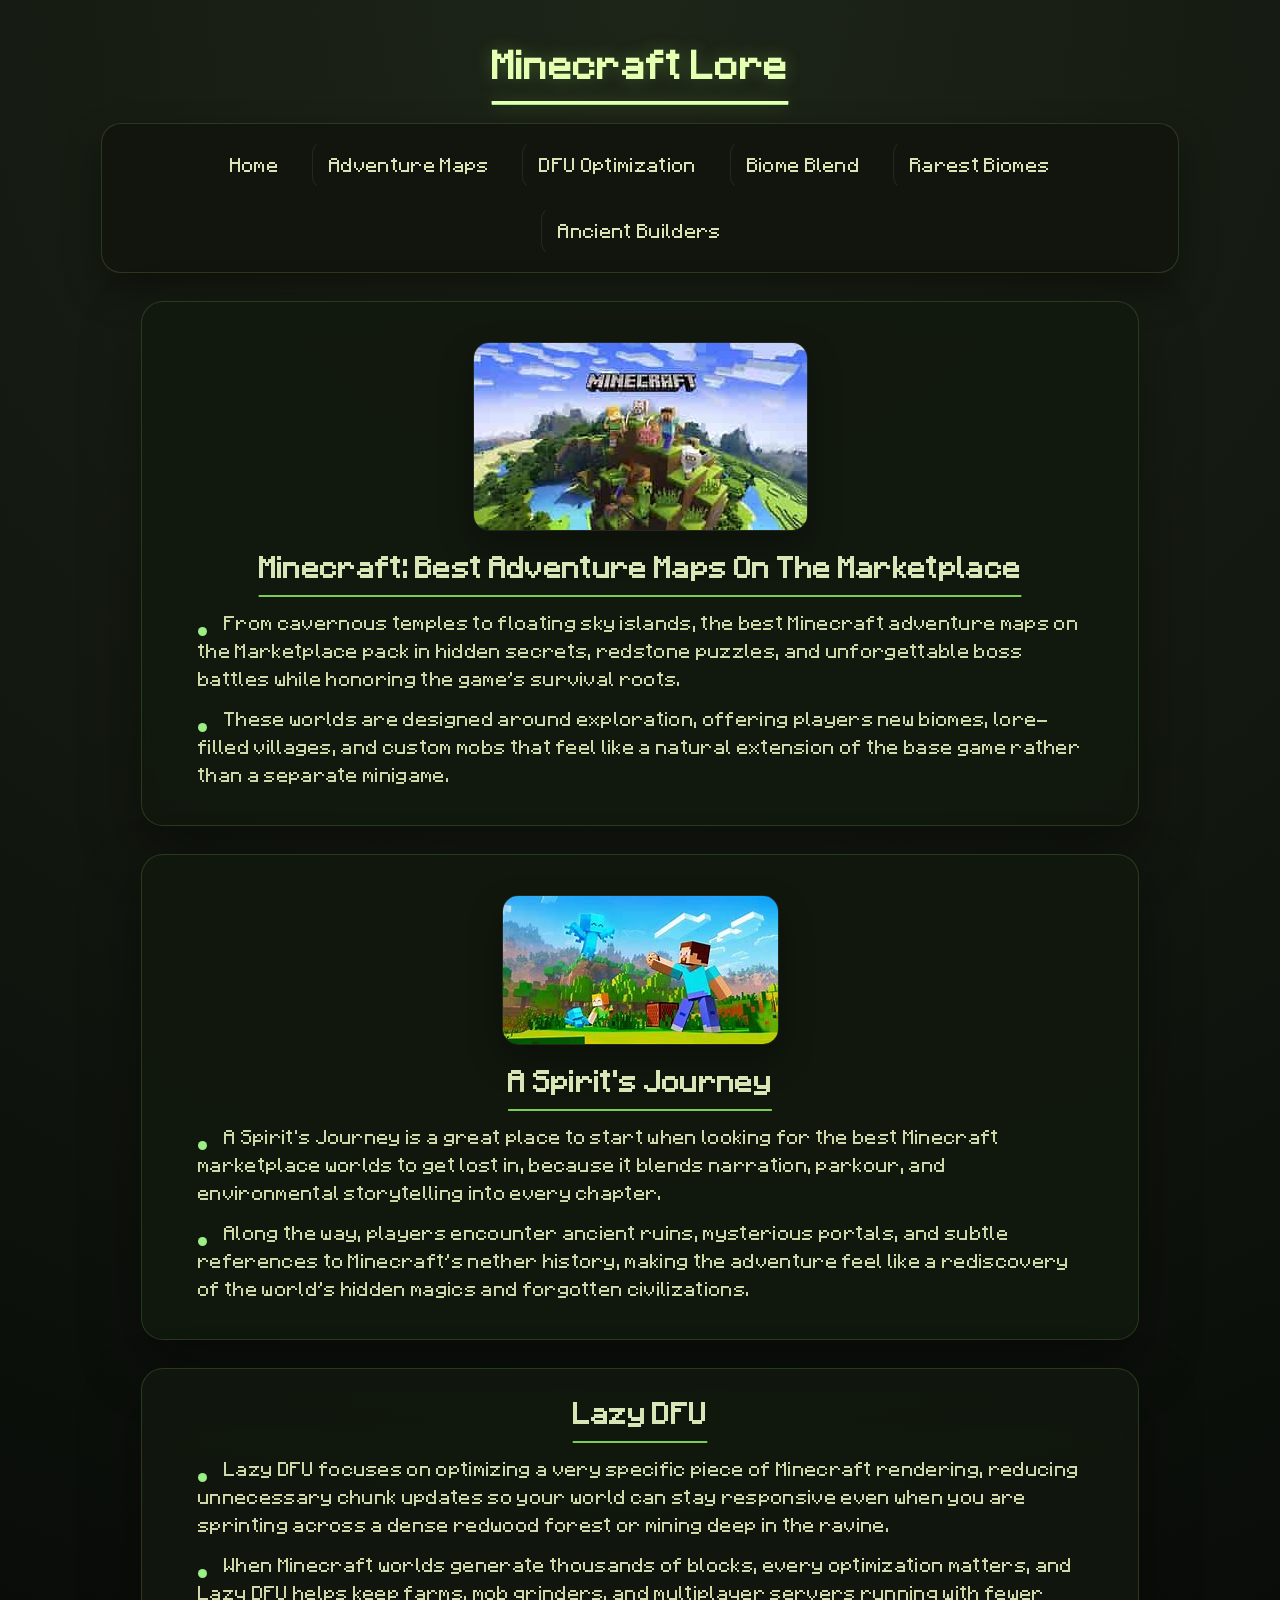
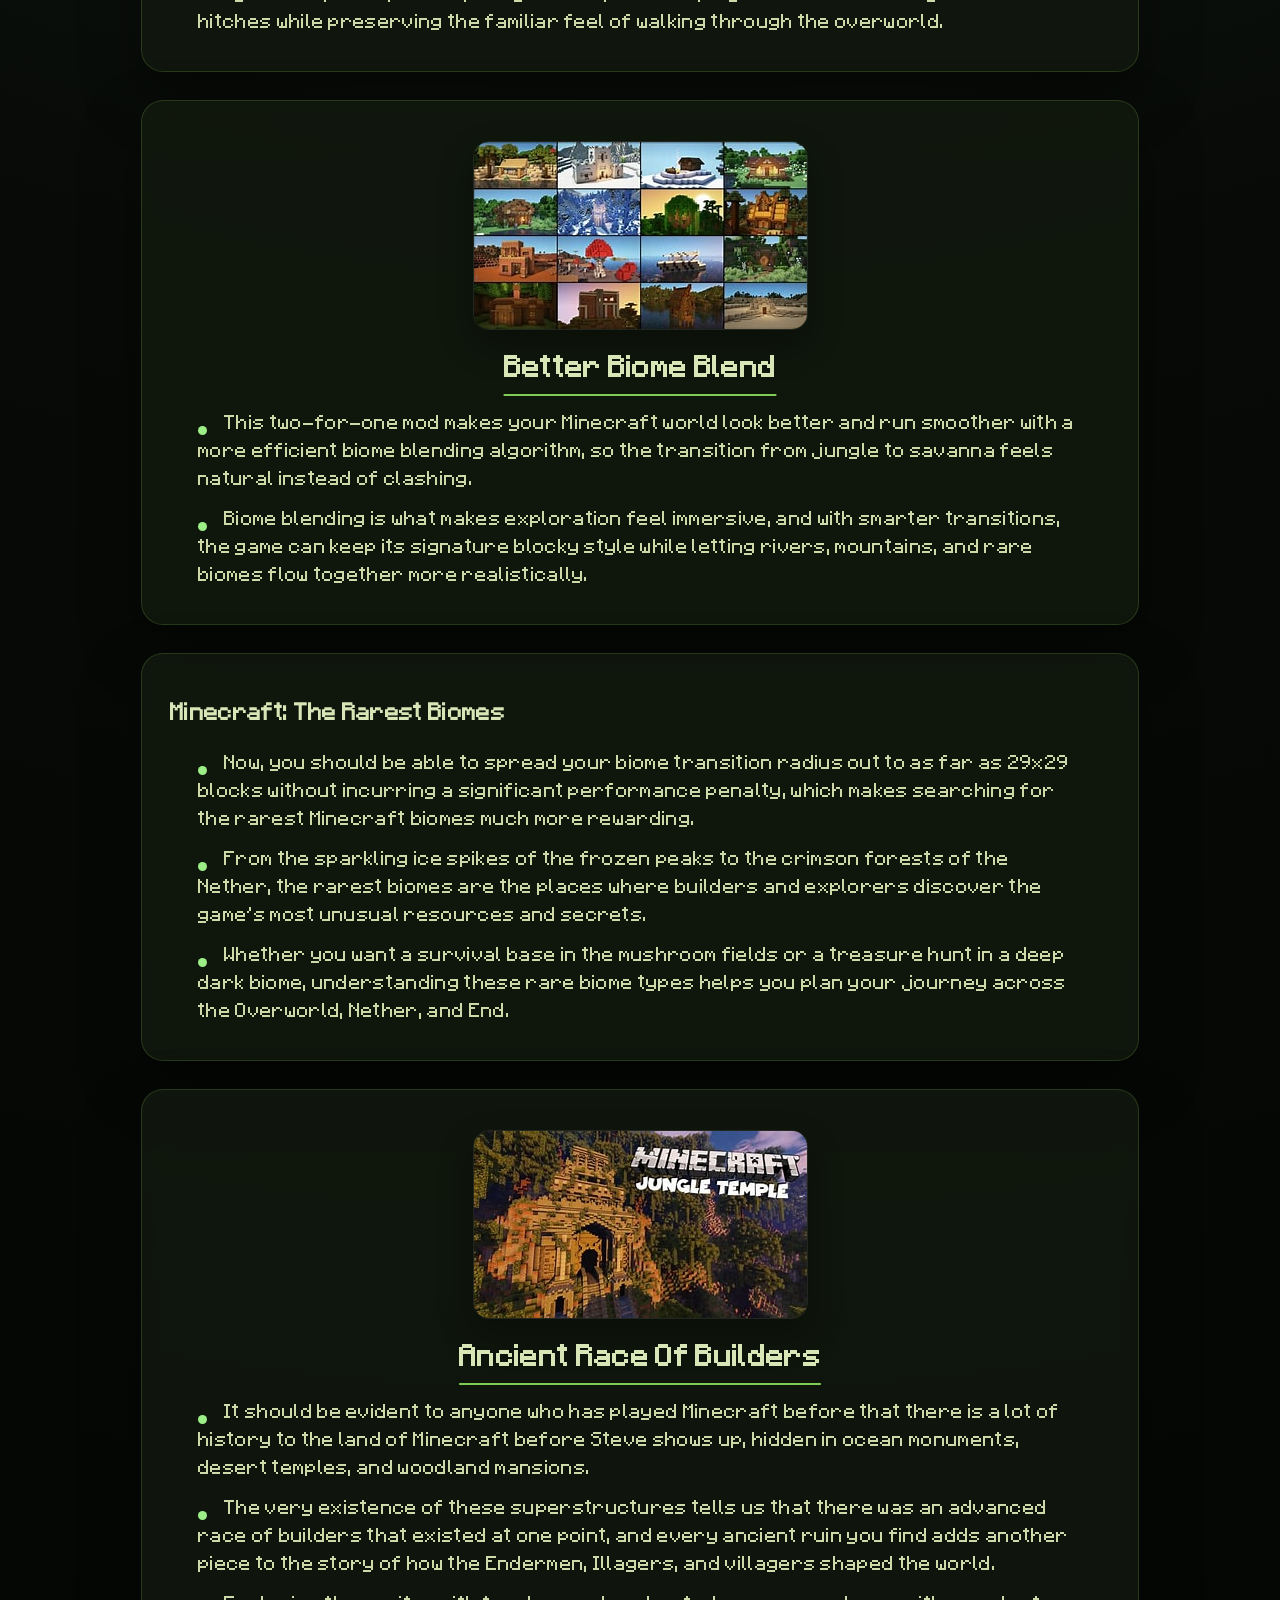
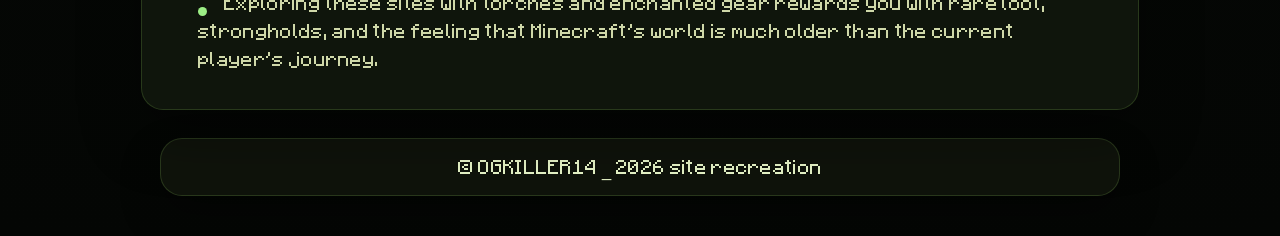
<file: index.html>
<!DOCTYPE html>
<html lang="en">
<head>
    <link rel="stylesheet" href="style.css">
    <meta charset="UTF-8">
    <meta name="viewport" content="width=device-width, initial-scale=1.0">
    <title>Minecraft Lore</title>

</head>
<body class="page-loading">
    <div id="loader-container">
        <div class="minecraft-block">
            <div class="breaking-cracks"></div>
        </div>
        <p class="loading-text">Connecting to the server...</p>
    </div>
    <header>
        <h1><u>Minecraft Lore</u></h1>
    </header>
    
    <div id="nav">
        <a href="home.html">Home</a>
        <a href="adventure-maps.html">Adventure Maps</a>
        <a href="dfu-optimization.html">DFU Optimization</a>
        <a href="biome-blend.html">Biome Blend</a>
        <a href="rarest-biomes.html">Rarest Biomes</a>
        <a href="ancient-builders.html">Ancient Builders</a>
    </div>

    <section>
        <img src="pic/mine.jpg" alt="Minecraft Image">
        <h2>Minecraft: Best Adventure Maps On The Marketplace</h2>
        <p>From cavernous temples to floating sky islands, the best Minecraft adventure maps on the Marketplace pack in hidden secrets, redstone puzzles, and unforgettable boss battles while honoring the game’s survival roots.</p>
        <p>These worlds are designed around exploration, offering players new biomes, lore-filled villages, and custom mobs that feel like a natural extension of the base game rather than a separate minigame.</p>
    </section>

    <section>
        <img src="pic/allay.jpg" alt="A Spirit's Journey Image">
        <h2>A Spirit's Journey</h2>
        <p>A Spirit's Journey is a great place to start when looking for the best Minecraft marketplace worlds to get lost in, because it blends narration, parkour, and environmental storytelling into every chapter.</p>
        <p>Along the way, players encounter ancient ruins, mysterious portals, and subtle references to Minecraft’s nether history, making the adventure feel like a rediscovery of the world’s hidden magics and forgotten civilizations.</p>
    </section>

    <section>
        <h2>Lazy DFU</h2>
        <p>Lazy DFU focuses on optimizing a very specific piece of Minecraft rendering, reducing unnecessary chunk updates so your world can stay responsive even when you are sprinting across a dense redwood forest or mining deep in the ravine.</p>
        <p>When Minecraft worlds generate thousands of blocks, every optimization matters, and Lazy DFU helps keep farms, mob grinders, and multiplayer servers running with fewer hitches while preserving the familiar feel of walking through the overworld.</p>
    </section>

    <section>
        <img src="pic/bioms1.jpg" alt="Better Biome Blend Image">
        <h2>Better Biome Blend</h2>
        <p>This two-for-one mod makes your Minecraft world look better and run smoother with a more efficient biome blending algorithm, so the transition from jungle to savanna feels natural instead of clashing.</p>
        <p>Biome blending is what makes exploration feel immersive, and with smarter transitions, the game can keep its signature blocky style while letting rivers, mountains, and rare biomes flow together more realistically.</p>
    </section>

    <section>
        <h3>Minecraft: The Rarest Biomes</h3>
        <p>Now, you should be able to spread your biome transition radius out to as far as 29x29 blocks without incurring a significant performance penalty, which makes searching for the rarest Minecraft biomes much more rewarding.</p>
        <p>From the sparkling ice spikes of the frozen peaks to the crimson forests of the Nether, the rarest biomes are the places where builders and explorers discover the game’s most unusual resources and secrets.</p>
        <p>Whether you want a survival base in the mushroom fields or a treasure hunt in a deep dark biome, understanding these rare biome types helps you plan your journey across the Overworld, Nether, and End.</p>
    </section>

    <section>
        <img src="pic/jungle.jpg" alt="Ancient Race Of Builders Image">
        <h2>Ancient Race Of Builders</h2>
        <p>It should be evident to anyone who has played Minecraft before that there is a lot of history to the land of Minecraft before Steve shows up, hidden in ocean monuments, desert temples, and woodland mansions.</p>
        <p>The very existence of these superstructures tells us that there was an advanced race of builders that existed at one point, and every ancient ruin you find adds another piece to the story of how the Endermen, Illagers, and villagers shaped the world.</p>
        <p>Exploring these sites with torches and enchanted gear rewards you with rare loot, strongholds, and the feeling that Minecraft’s world is much older than the current player’s journey.</p>
    </section>

    

    <footer>
        &copy; OGKILLER14 — 2026 site recreation
    </footer>

    <script>
        document.body.classList.add('page-loading');
        document.addEventListener('DOMContentLoaded', () => {
            document.body.classList.remove('page-loading');
            const navLinks = document.querySelectorAll('#nav a');
            const currentPage = window.location.pathname.split('/').pop() || 'index.html';

            navLinks.forEach(link => {
                const href = link.getAttribute('href');
                if (href.endsWith('.html') && href !== currentPage) {
                    link.addEventListener('click', event => {
                        event.preventDefault();
                        document.body.classList.add('fade-out');
                        setTimeout(() => {
                            window.location.href = href;
                        }, 300);
                    });
                }
            });
        });
    </script>

   <script>window.addEventListener('load', function() {
  const loader = document.getElementById('loader-container');
  
  // Optional: Add a slight 500ms delay so people can actually see the animation play
  setTimeout(() => {
    loader.classList.add('fade-out');
  }, 500);
});</script>
</body>
</html>
</file>
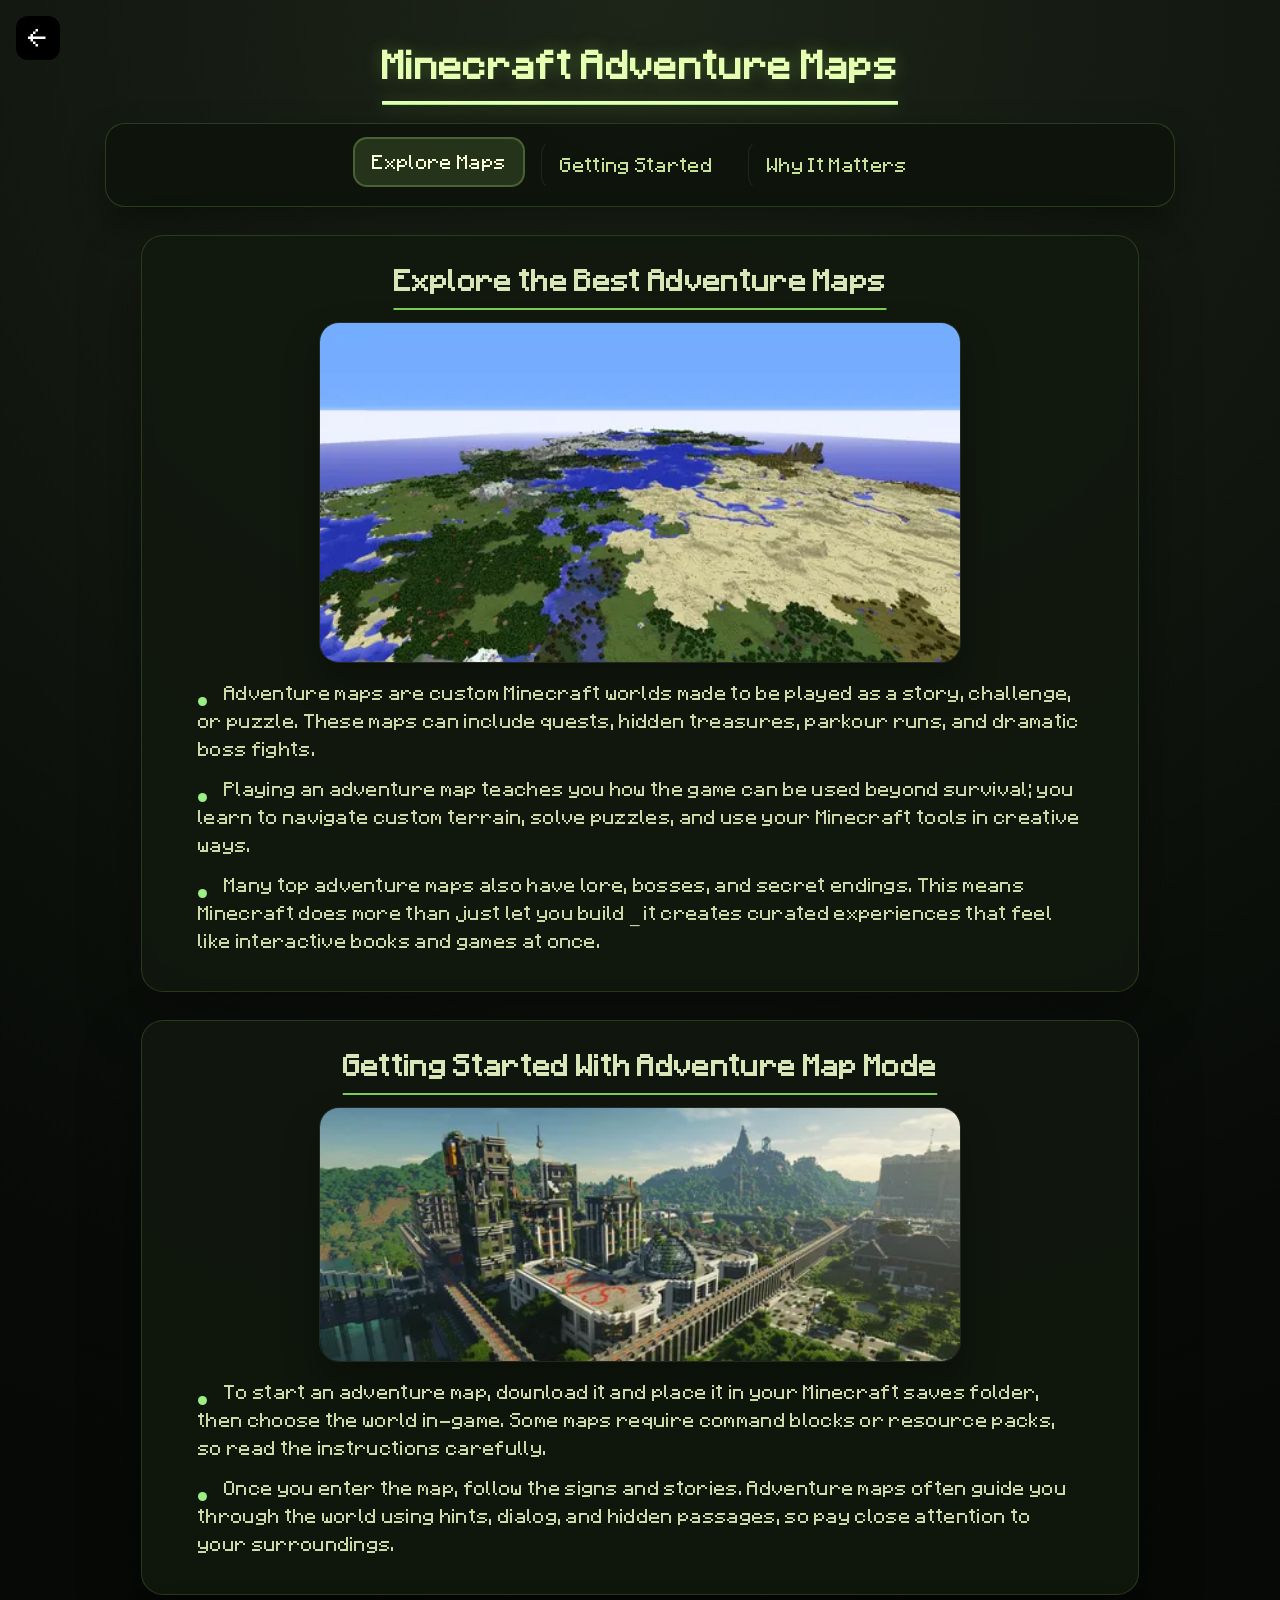
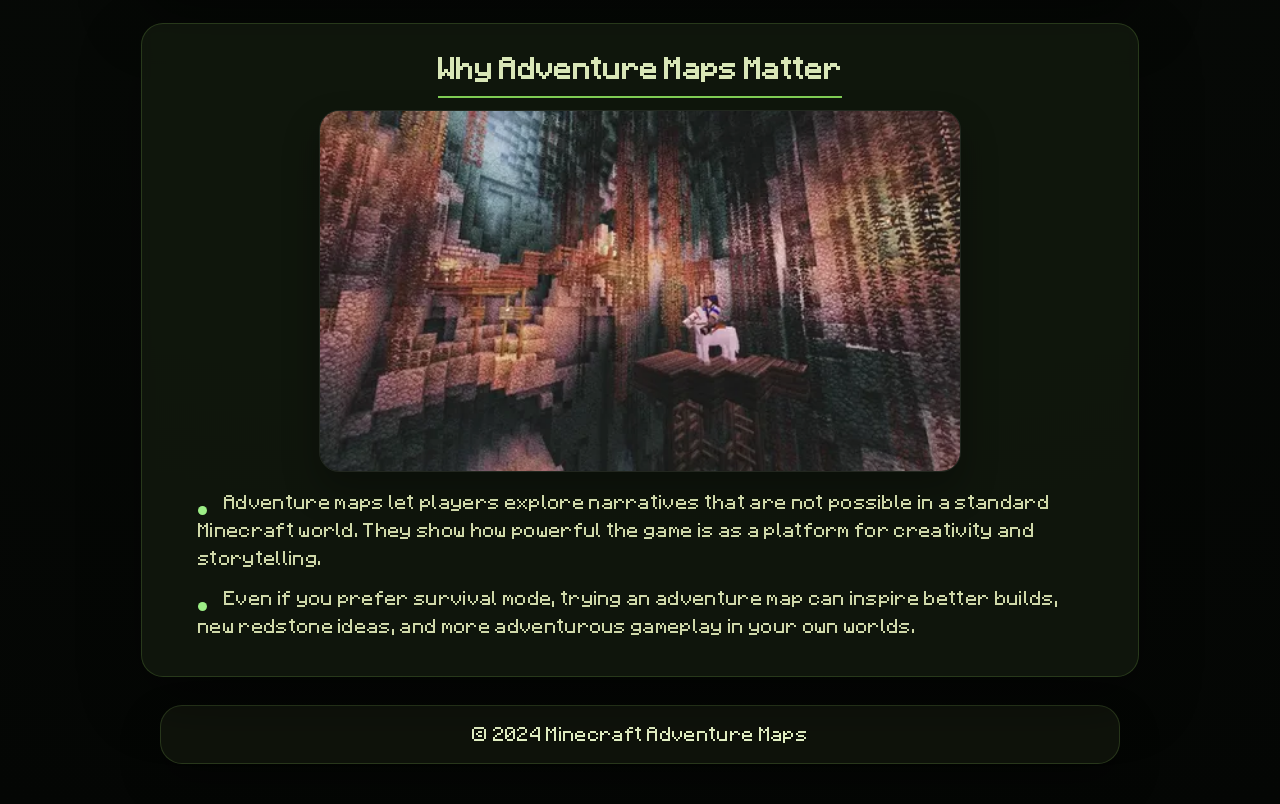
<file: adventure-maps.html>
<!DOCTYPE html>
<html lang="en">
<head>
    <link rel="stylesheet" href="style.css">
    <meta charset="UTF-8">
    <meta name="viewport" content="width=device-width, initial-scale=1.0">
    <title>Minecraft Adventure Maps</title>
</head>
<body class="page-loading">
    <header>
        <a href="index.html" class="back-button">&#8592;</a>
        <h1><u>Minecraft Adventure Maps</u></h1>
    </header>

    <nav id="topic-nav">
        <a href="#explore-maps">Explore Maps</a>
        <a href="#getting-started-map">Getting Started</a>
        <a href="#why-maps-matter">Why It Matters</a>
    </nav>

    <section id="explore-maps">
        <h2>Explore the Best Adventure Maps</h2>
        <img src="pic/Explore the Best Adventure Maps.jpg" alt="Explore the Best Adventure Maps" class="section-image" />
        <p>Adventure maps are custom Minecraft worlds made to be played as a story, challenge, or puzzle. These maps can include quests, hidden treasures, parkour runs, and dramatic boss fights.</p>
        <p>Playing an adventure map teaches you how the game can be used beyond survival; you learn to navigate custom terrain, solve puzzles, and use your Minecraft tools in creative ways.</p>
        <p>Many top adventure maps also have lore, bosses, and secret endings. This means Minecraft does more than just let you build — it creates curated experiences that feel like interactive books and games at once.</p>
    </section>

    <section id="getting-started-map">
        <h2>Getting Started With Adventure Map Mode</h2>
        <img src="pic/Getting Started With Adventure Map Mode.jpg" alt="Getting Started With Adventure Map Mode" class="section-image" />
        <p>To start an adventure map, download it and place it in your Minecraft saves folder, then choose the world in-game. Some maps require command blocks or resource packs, so read the instructions carefully.</p>
        <p>Once you enter the map, follow the signs and stories. Adventure maps often guide you through the world using hints, dialog, and hidden passages, so pay close attention to your surroundings.</p>
    </section>

    <section id="why-maps-matter">
        <h2>Why Adventure Maps Matter</h2>
        <img src="pic/Why Adventure Maps Matter.jpg" alt="Why Adventure Maps Matter" class="section-image" />
        <p>Adventure maps let players explore narratives that are not possible in a standard Minecraft world. They show how powerful the game is as a platform for creativity and storytelling.</p>
        <p>Even if you prefer survival mode, trying an adventure map can inspire better builds, new redstone ideas, and more adventurous gameplay in your own worlds.</p>
    </section>

    <footer>
        &copy; 2024 Minecraft Adventure Maps
    </footer>

    <script>
        document.addEventListener('DOMContentLoaded', () => {
            document.body.classList.remove('page-loading');
            const currentPage = window.location.pathname.split('/').pop() || 'index.html';
            const pageLinks = document.querySelectorAll('a[href$=".html"]');
            const topicLinks = document.querySelectorAll('#topic-nav a');

            function setActiveLink(hash) {
                topicLinks.forEach(link => {
                    link.classList.toggle('active', link.getAttribute('href') === hash);
                });
            }

            topicLinks.forEach(link => {
                link.addEventListener('click', event => {
                    event.preventDefault();
                    const section = document.querySelector(link.getAttribute('href'));
                    if (section) {
                        section.scrollIntoView({ behavior: 'smooth' });
                        history.replaceState(null, '', link.getAttribute('href'));
                        setActiveLink(link.getAttribute('href'));
                    }
                });
            });

            pageLinks.forEach(link => {
                if (link.getAttribute('href').endsWith('.html') && link.getAttribute('href') !== currentPage) {
                    link.addEventListener('click', event => {
                        event.preventDefault();
                        document.body.classList.add('fade-out');
                        setTimeout(() => window.location.href = link.getAttribute('href'), 300);
                    });
                }
            });

            setActiveLink(window.location.hash || '#explore-maps');
        });
    </script>
</body>
</html>
</file>
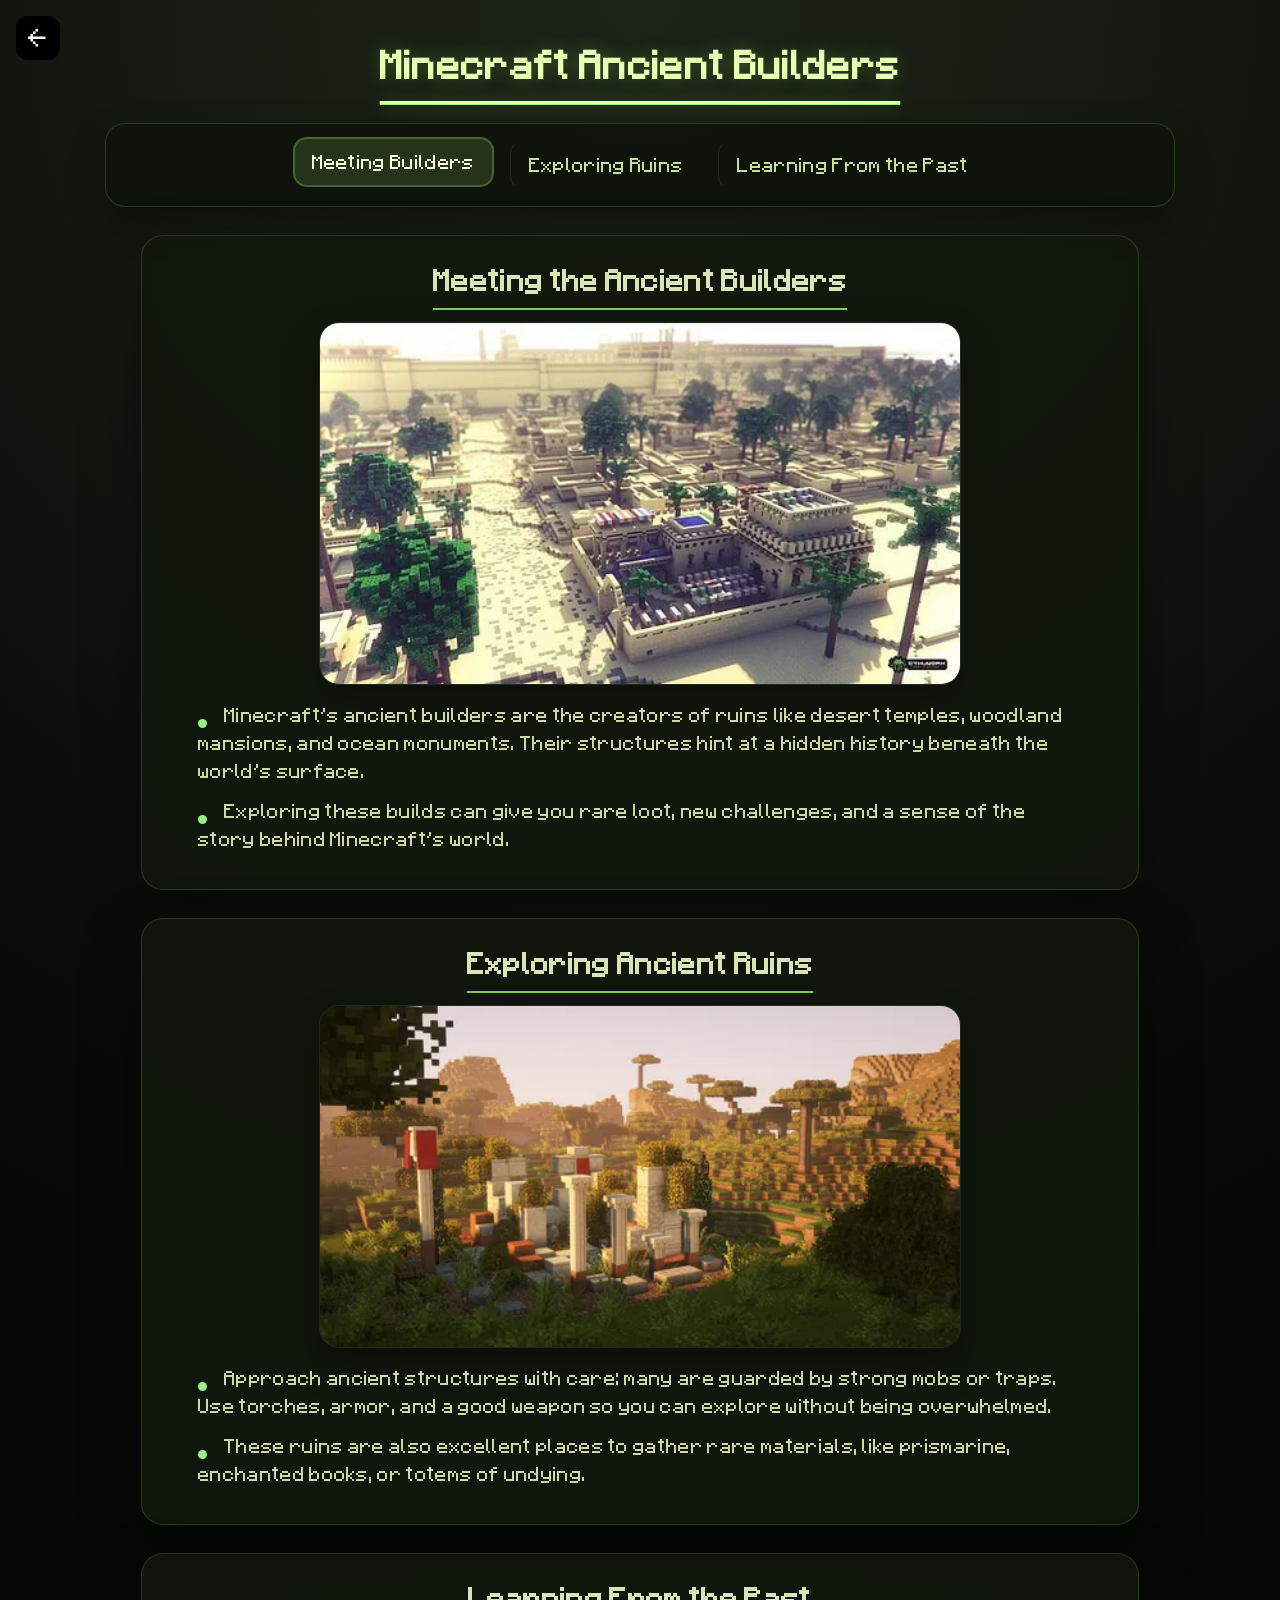
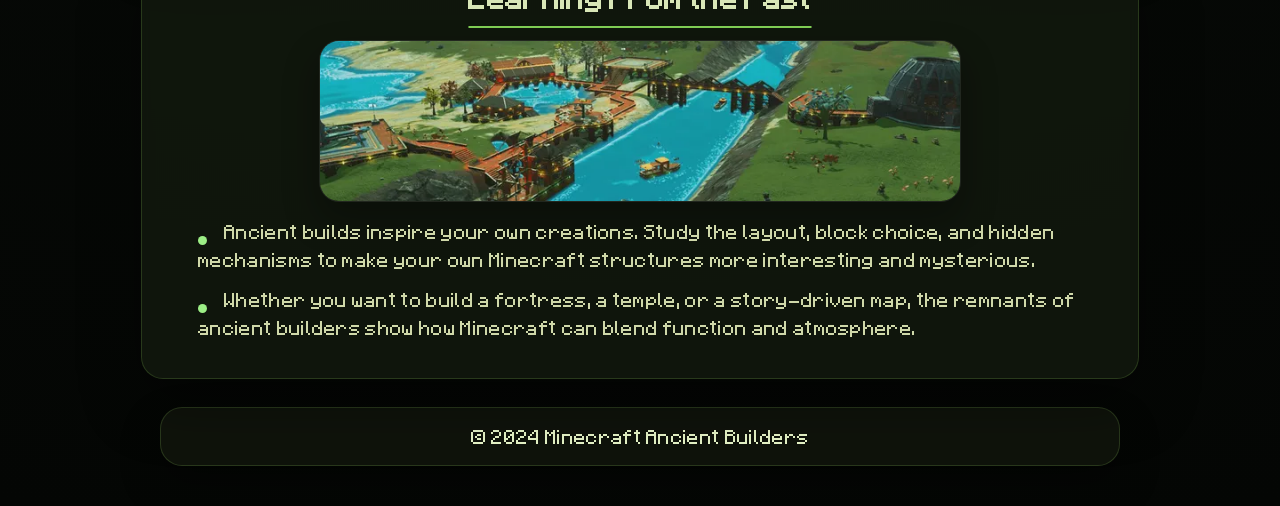
<file: ancient-builders.html>
<!DOCTYPE html>
<html lang="en">
<head>
    <link rel="stylesheet" href="style.css">
    <meta charset="UTF-8">
    <meta name="viewport" content="width=device-width, initial-scale=1.0">
    <title>Minecraft Ancient Builders</title>
</head>
<body class="page-loading">
    <header>
        <a href="index.html" class="back-button">&#8592;</a>
        <h1><u>Minecraft Ancient Builders</u></h1>
    </header>

    <nav id="topic-nav">
        <a href="#meeting-builders">Meeting Builders</a>
        <a href="#exploring-ruins">Exploring Ruins</a>
        <a href="#learning-past">Learning From the Past</a>
    </nav>

    <section id="meeting-builders">
        <h2>Meeting the Ancient Builders</h2>
        <img src="pic/Meeting the Ancient Builders.jpg" alt="Meeting the Ancient Builders" class="section-image" />
        <p>Minecraft’s ancient builders are the creators of ruins like desert temples, woodland mansions, and ocean monuments. Their structures hint at a hidden history beneath the world’s surface.</p>
        <p>Exploring these builds can give you rare loot, new challenges, and a sense of the story behind Minecraft’s world.</p>
    </section>

    <section id="exploring-ruins">
        <h2>Exploring Ancient Ruins</h2>
        <img src="pic/Exploring Ancient Ruins.jpg" alt="Exploring Ancient Ruins" class="section-image" />
        <p>Approach ancient structures with care: many are guarded by strong mobs or traps. Use torches, armor, and a good weapon so you can explore without being overwhelmed.</p>
        <p>These ruins are also excellent places to gather rare materials, like prismarine, enchanted books, or totems of undying.</p>
    </section>

    <section id="learning-past">
        <h2>Learning From the Past</h2>
        <img src="pic/Learning From the Past.jpg" alt="Learning From the Past" class="section-image" />
        <p>Ancient builds inspire your own creations. Study the layout, block choice, and hidden mechanisms to make your own Minecraft structures more interesting and mysterious.</p>
        <p>Whether you want to build a fortress, a temple, or a story-driven map, the remnants of ancient builders show how Minecraft can blend function and atmosphere.</p>
    </section>

    <footer>
        &copy; 2024 Minecraft Ancient Builders
    </footer>

    <script>
        document.addEventListener('DOMContentLoaded', () => {
            document.body.classList.remove('page-loading');
            const currentPage = window.location.pathname.split('/').pop() || 'index.html';
            const pageLinks = document.querySelectorAll('a[href$=".html"]');
            const topicLinks = document.querySelectorAll('#topic-nav a');

            function setActiveLink(hash) {
                topicLinks.forEach(link => {
                    link.classList.toggle('active', link.getAttribute('href') === hash);
                });
            }

            topicLinks.forEach(link => {
                link.addEventListener('click', event => {
                    event.preventDefault();
                    const section = document.querySelector(link.getAttribute('href'));
                    if (section) {
                        section.scrollIntoView({ behavior: 'smooth' });
                        history.replaceState(null, '', link.getAttribute('href'));
                        setActiveLink(link.getAttribute('href'));
                    }
                });
            });

            pageLinks.forEach(link => {
                if (link.getAttribute('href').endsWith('.html') && link.getAttribute('href') !== currentPage) {
                    link.addEventListener('click', event => {
                        event.preventDefault();
                        document.body.classList.add('fade-out');
                        setTimeout(() => window.location.href = link.getAttribute('href'), 300);
                    });
                }
            });

            setActiveLink(window.location.hash || '#meeting-builders');
        });
    </script>
</body>
</html>
</file>
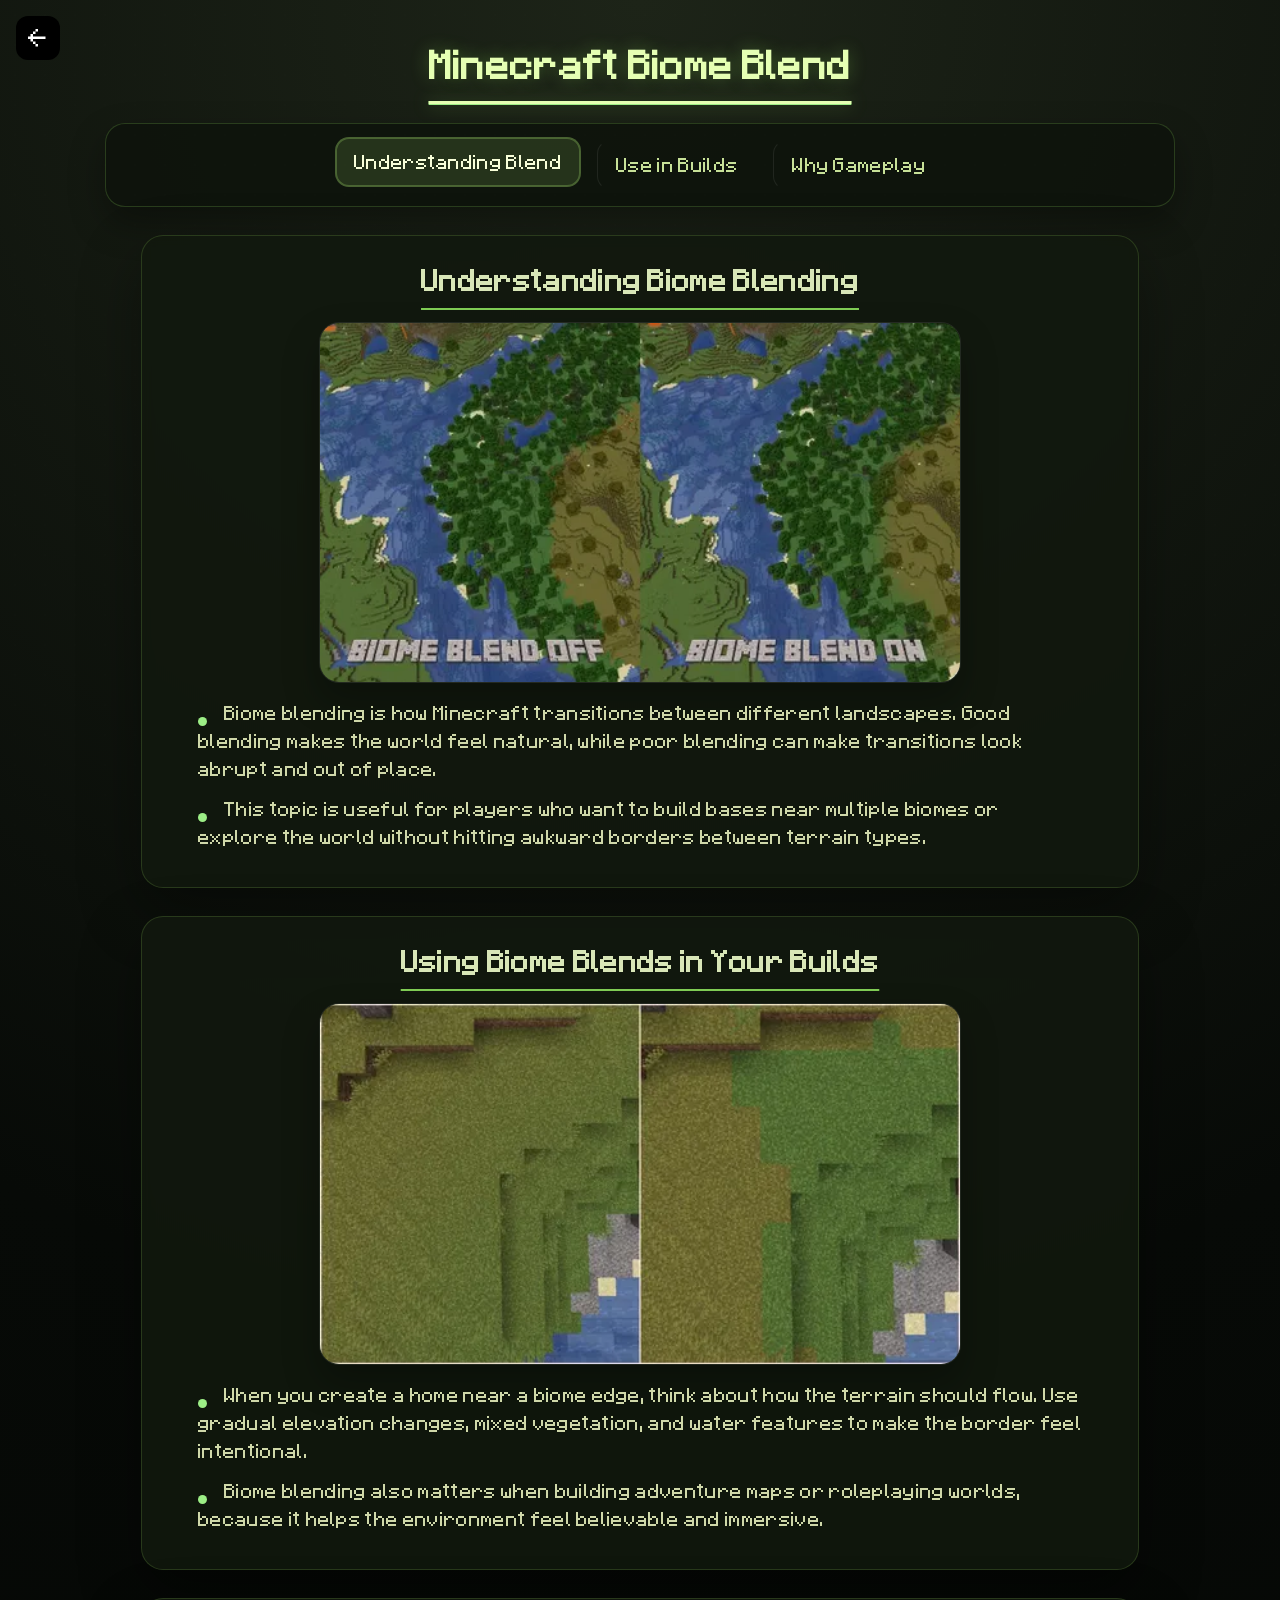
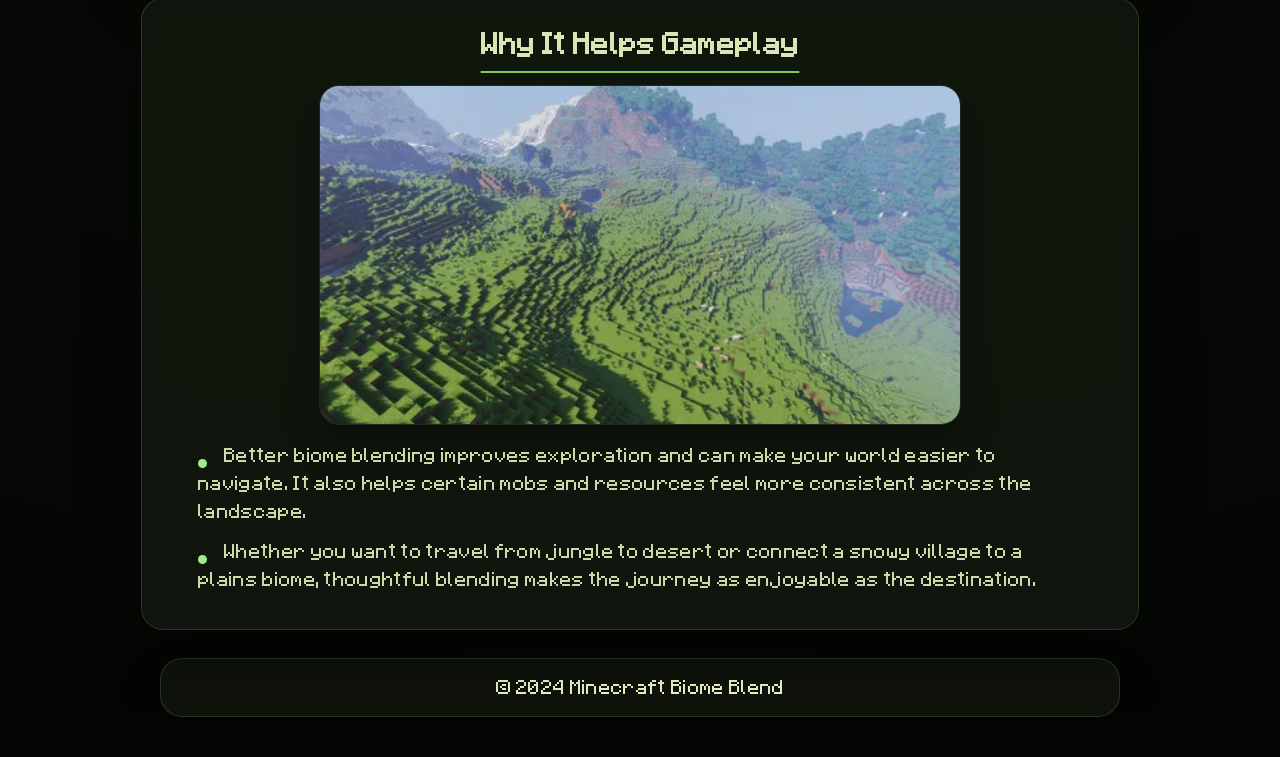
<file: biome-blend.html>
<!DOCTYPE html>
<html lang="en">
<head>
    <link rel="stylesheet" href="style.css">
    <meta charset="UTF-8">
    <meta name="viewport" content="width=device-width, initial-scale=1.0">
    <title>Minecraft Biome Blend</title>
</head>
<body class="page-loading">
    <header>
        <a href="index.html" class="back-button">&#8592;</a>
        <h1><u>Minecraft Biome Blend</u></h1>
    </header>

    <nav id="topic-nav">
        <a href="#understanding-blend">Understanding Blend</a>
        <a href="#use-builds">Use in Builds</a>
        <a href="#why-gameplay">Why Gameplay</a>
    </nav>

    <section id="understanding-blend">
        <h2>Understanding Biome Blending</h2>
        <img src="pic/Understanding Biome Blending.jpg" alt="Understanding Biome Blending" class="section-image" />
        <p>Biome blending is how Minecraft transitions between different landscapes. Good blending makes the world feel natural, while poor blending can make transitions look abrupt and out of place.</p>
        <p>This topic is useful for players who want to build bases near multiple biomes or explore the world without hitting awkward borders between terrain types.</p>
    </section>

    <section id="use-builds">
        <h2>Using Biome Blends in Your Builds</h2>
        <img src="pic/Using Biome Blends in Your Builds.jpg" alt="Using Biome Blends in Your Builds" class="section-image" />
        <p>When you create a home near a biome edge, think about how the terrain should flow. Use gradual elevation changes, mixed vegetation, and water features to make the border feel intentional.</p>
        <p>Biome blending also matters when building adventure maps or roleplaying worlds, because it helps the environment feel believable and immersive.</p>
    </section>

    <section id="why-gameplay">
        <h2>Why It Helps Gameplay</h2>
        <img src="pic/Why It Helps Gameplay.jpg" alt="Why It Helps Gameplay" class="section-image" />
        <p>Better biome blending improves exploration and can make your world easier to navigate. It also helps certain mobs and resources feel more consistent across the landscape.</p>
        <p>Whether you want to travel from jungle to desert or connect a snowy village to a plains biome, thoughtful blending makes the journey as enjoyable as the destination.</p>
    </section>

    <footer>
        &copy; 2024 Minecraft Biome Blend
    </footer>

    <script>
        document.addEventListener('DOMContentLoaded', () => {
            document.body.classList.remove('page-loading');
            const currentPage = window.location.pathname.split('/').pop() || 'index.html';
            const pageLinks = document.querySelectorAll('a[href$=".html"]');
            const topicLinks = document.querySelectorAll('#topic-nav a');

            function setActiveLink(hash) {
                topicLinks.forEach(link => {
                    link.classList.toggle('active', link.getAttribute('href') === hash);
                });
            }

            topicLinks.forEach(link => {
                link.addEventListener('click', event => {
                    event.preventDefault();
                    const section = document.querySelector(link.getAttribute('href'));
                    if (section) {
                        section.scrollIntoView({ behavior: 'smooth' });
                        history.replaceState(null, '', link.getAttribute('href'));
                        setActiveLink(link.getAttribute('href'));
                    }
                });
            });

            pageLinks.forEach(link => {
                if (link.getAttribute('href').endsWith('.html') && link.getAttribute('href') !== currentPage) {
                    link.addEventListener('click', event => {
                        event.preventDefault();
                        document.body.classList.add('fade-out');
                        setTimeout(() => window.location.href = link.getAttribute('href'), 300);
                    });
                }
            });

            setActiveLink(window.location.hash || '#understanding-blend');
        });
    </script>
</body>
</html>
</file>
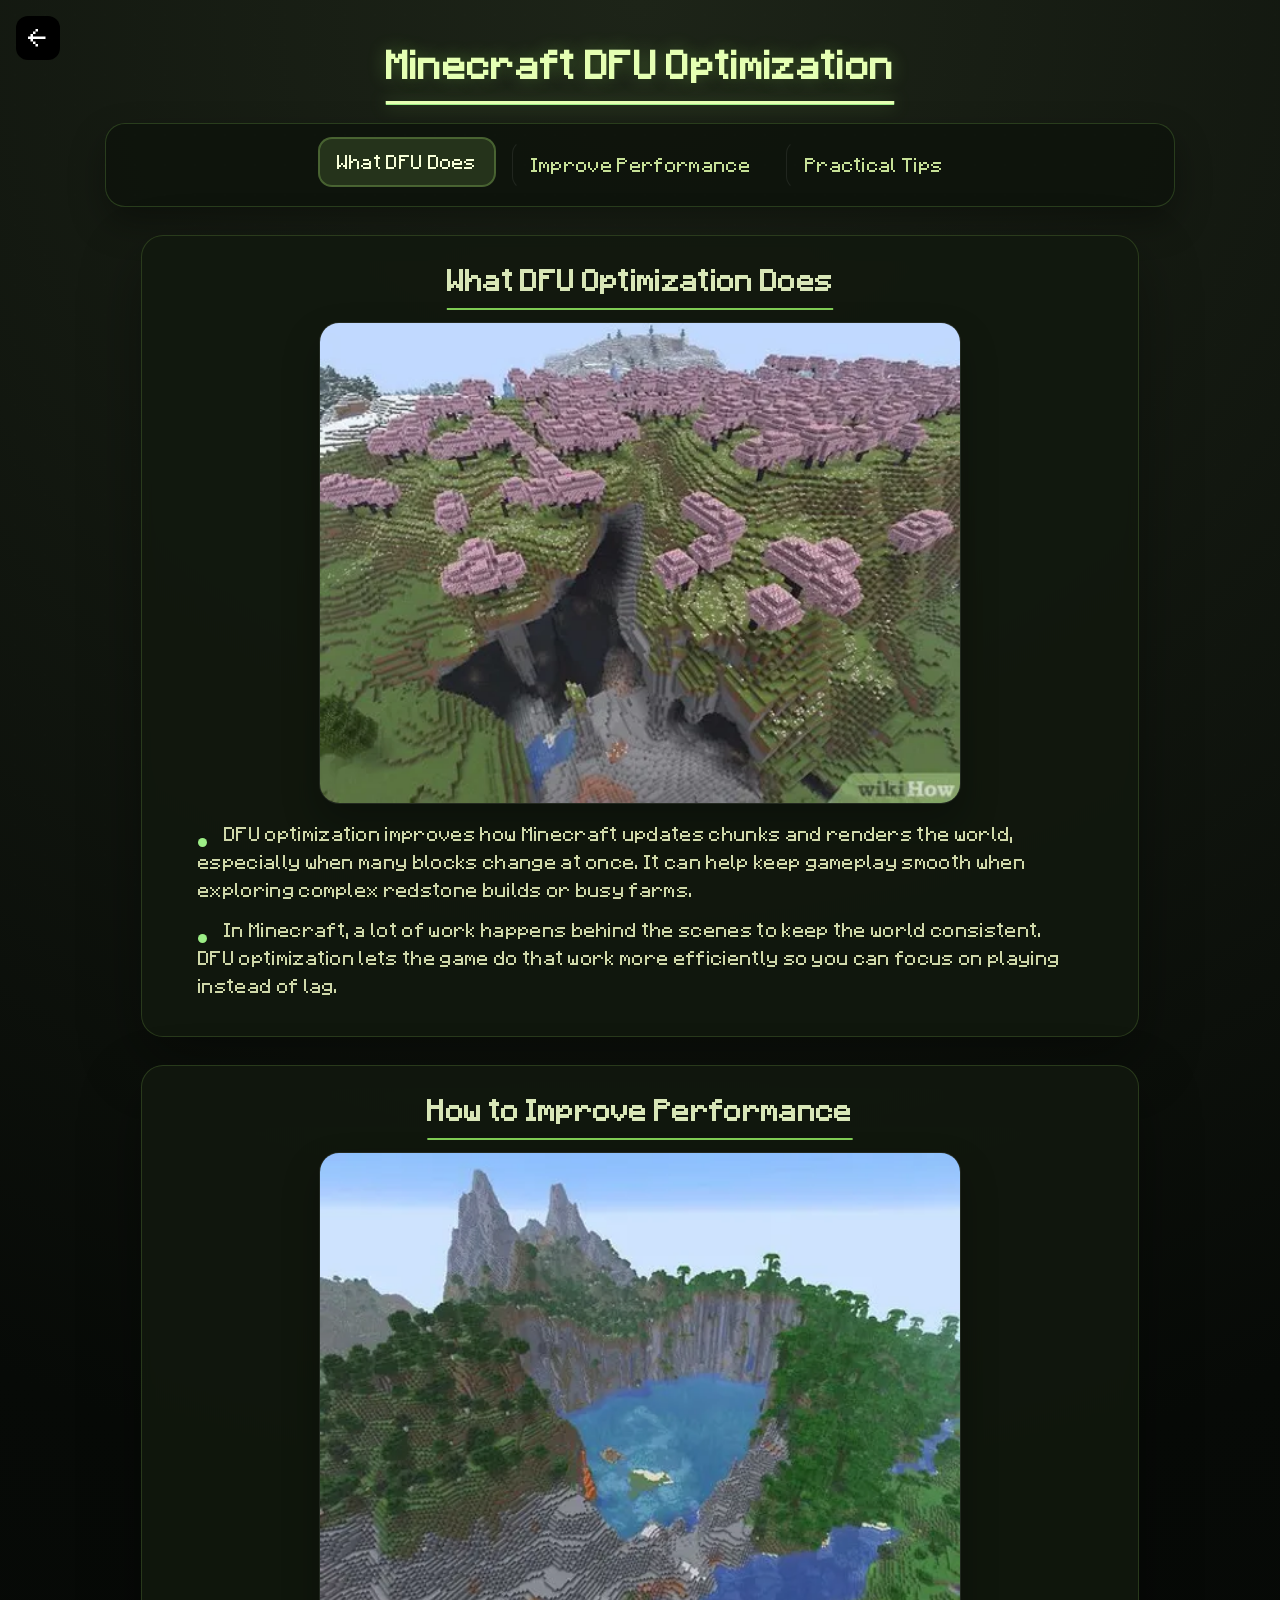
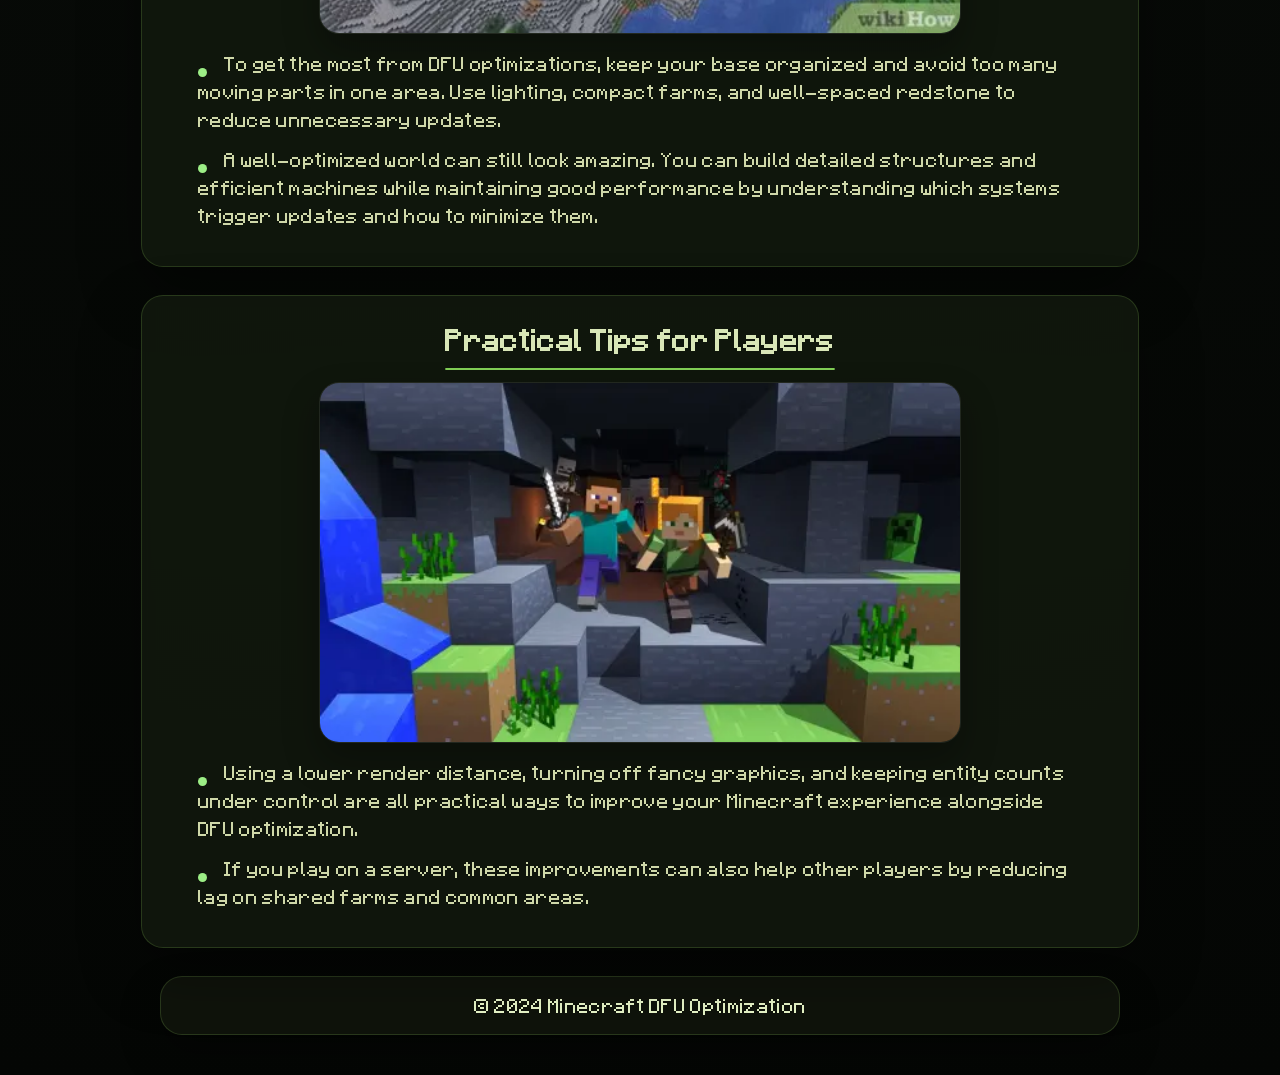
<file: dfu-optimization.html>
<!DOCTYPE html>
<html lang="en">
<head>
    <link rel="stylesheet" href="style.css">
    <meta charset="UTF-8">
    <meta name="viewport" content="width=device-width, initial-scale=1.0">
    <title>Minecraft DFU Optimization</title>
</head>
<body class="page-loading">
    <header>
        <a href="index.html" class="back-button">&#8592;</a>
        <h1><u>Minecraft DFU Optimization</u></h1>
    </header>

    <nav id="topic-nav">
        <a href="#what-dfu">What DFU Does</a>
        <a href="#improve-performance">Improve Performance</a>
        <a href="#practical-tips">Practical Tips</a>
    </nav>

    <section id="what-dfu">
        <h2>What DFU Optimization Does</h2>
            <img src="pic/What DFU Optimization Does.jpg" alt="What DFU Optimization Does" class="section-image" />
        <p>DFU optimization improves how Minecraft updates chunks and renders the world, especially when many blocks change at once. It can help keep gameplay smooth when exploring complex redstone builds or busy farms.</p>
        <p>In Minecraft, a lot of work happens behind the scenes to keep the world consistent. DFU optimization lets the game do that work more efficiently so you can focus on playing instead of lag.</p>
    </section>

    <section id="improve-performance">
        <h2>How to Improve Performance</h2>
            <img src="pic/How to Improve Performance.jpg" alt="How to Improve Performance" class="section-image" />
        <p>To get the most from DFU optimizations, keep your base organized and avoid too many moving parts in one area. Use lighting, compact farms, and well-spaced redstone to reduce unnecessary updates.</p>
        <p>A well-optimized world can still look amazing. You can build detailed structures and efficient machines while maintaining good performance by understanding which systems trigger updates and how to minimize them.</p>
    </section>

    <section id="practical-tips">
        <h2>Practical Tips for Players</h2>
            <img src="pic/Practical Tips for Players.jpg" alt="Practical Tips for Players" class="section-image" />
        <p>Using a lower render distance, turning off fancy graphics, and keeping entity counts under control are all practical ways to improve your Minecraft experience alongside DFU optimization.</p>
        <p>If you play on a server, these improvements can also help other players by reducing lag on shared farms and common areas.</p>
    </section>

    <footer>
        &copy; 2024 Minecraft DFU Optimization
    </footer>

    <script>
        document.addEventListener('DOMContentLoaded', () => {
            document.body.classList.remove('page-loading');
            const currentPage = window.location.pathname.split('/').pop() || 'index.html';
            const pageLinks = document.querySelectorAll('a[href$=".html"]');
            const topicLinks = document.querySelectorAll('#topic-nav a');

            function setActiveLink(hash) {
                topicLinks.forEach(link => {
                    link.classList.toggle('active', link.getAttribute('href') === hash);
                });
            }

            topicLinks.forEach(link => {
                link.addEventListener('click', event => {
                    event.preventDefault();
                    const section = document.querySelector(link.getAttribute('href'));
                    if (section) {
                        section.scrollIntoView({ behavior: 'smooth' });
                        history.replaceState(null, '', link.getAttribute('href'));
                        setActiveLink(link.getAttribute('href'));
                    }
                });
            });

            pageLinks.forEach(link => {
                if (link.getAttribute('href').endsWith('.html') && link.getAttribute('href') !== currentPage) {
                    link.addEventListener('click', event => {
                        event.preventDefault();
                        document.body.classList.add('fade-out');
                        setTimeout(() => window.location.href = link.getAttribute('href'), 300);
                    });
                }
            });

            setActiveLink(window.location.hash || '#what-dfu');
        });
    </script>
</body>
</html>
</file>
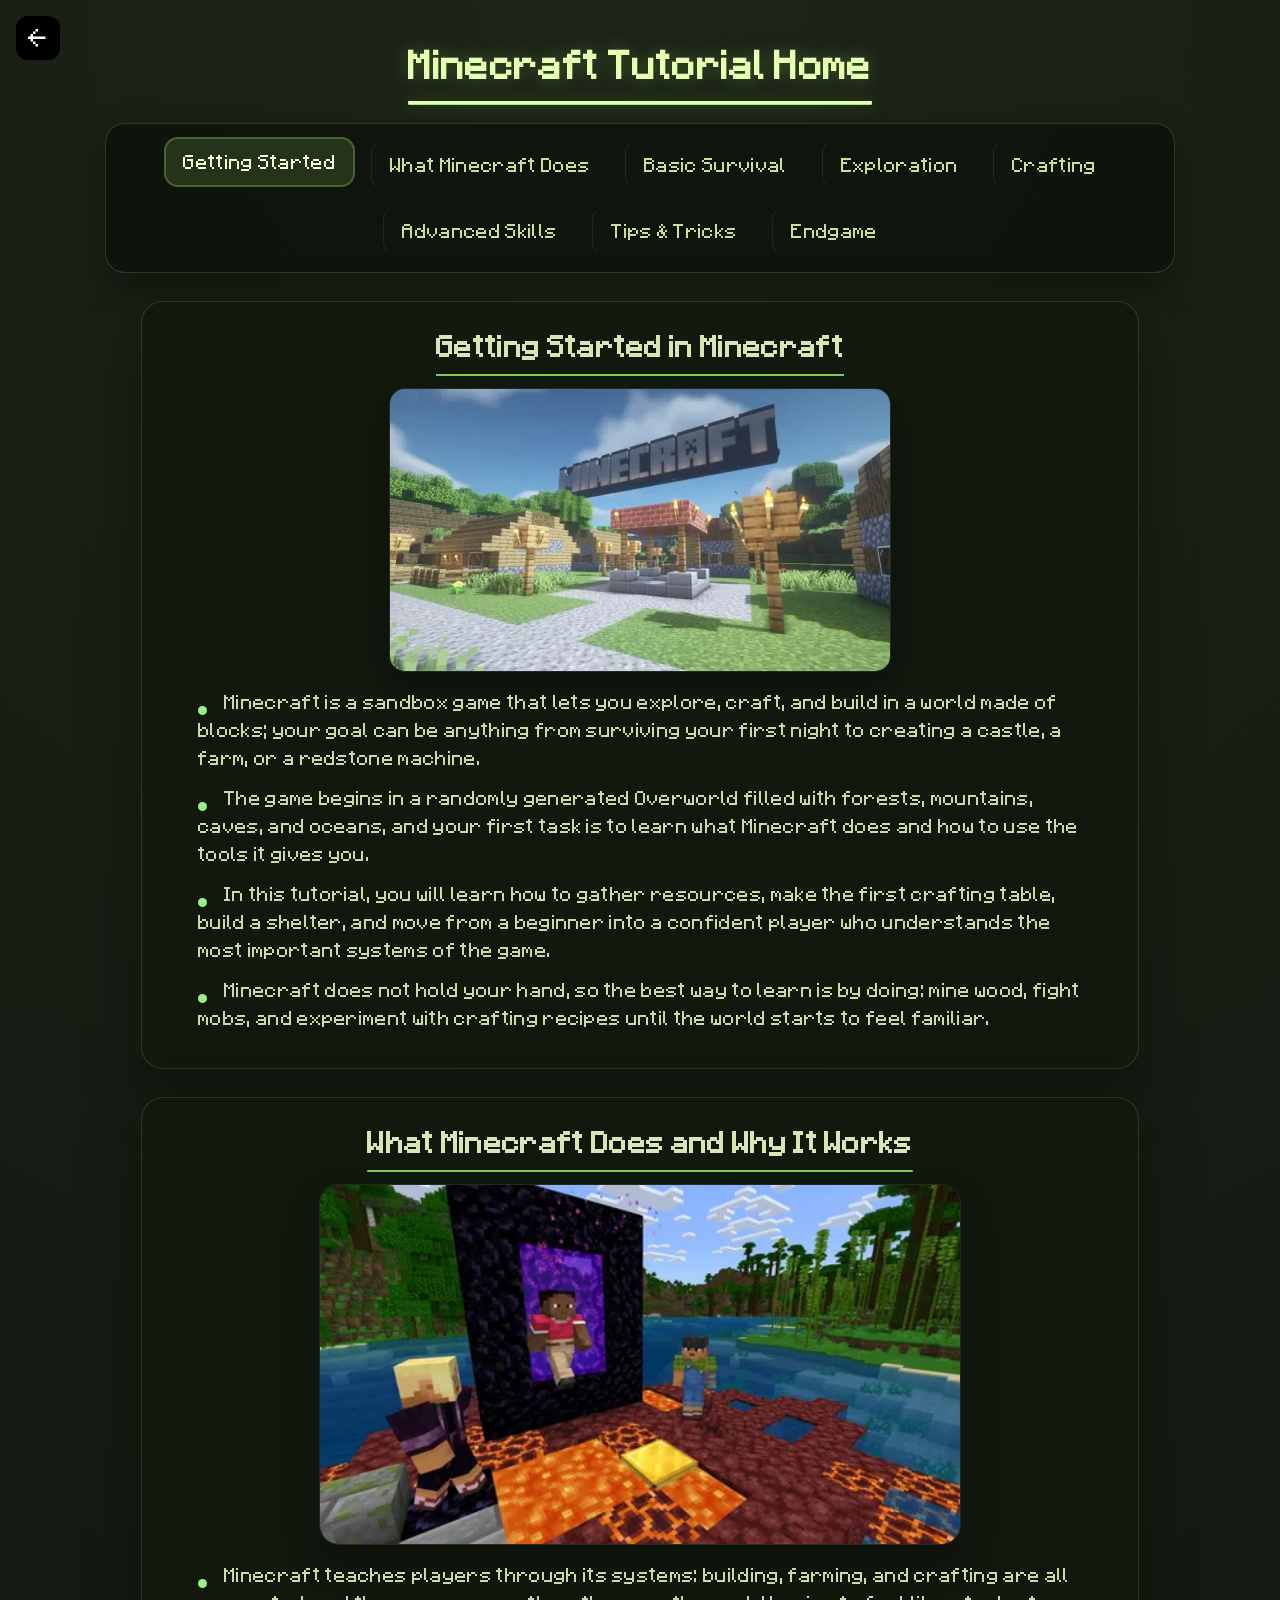
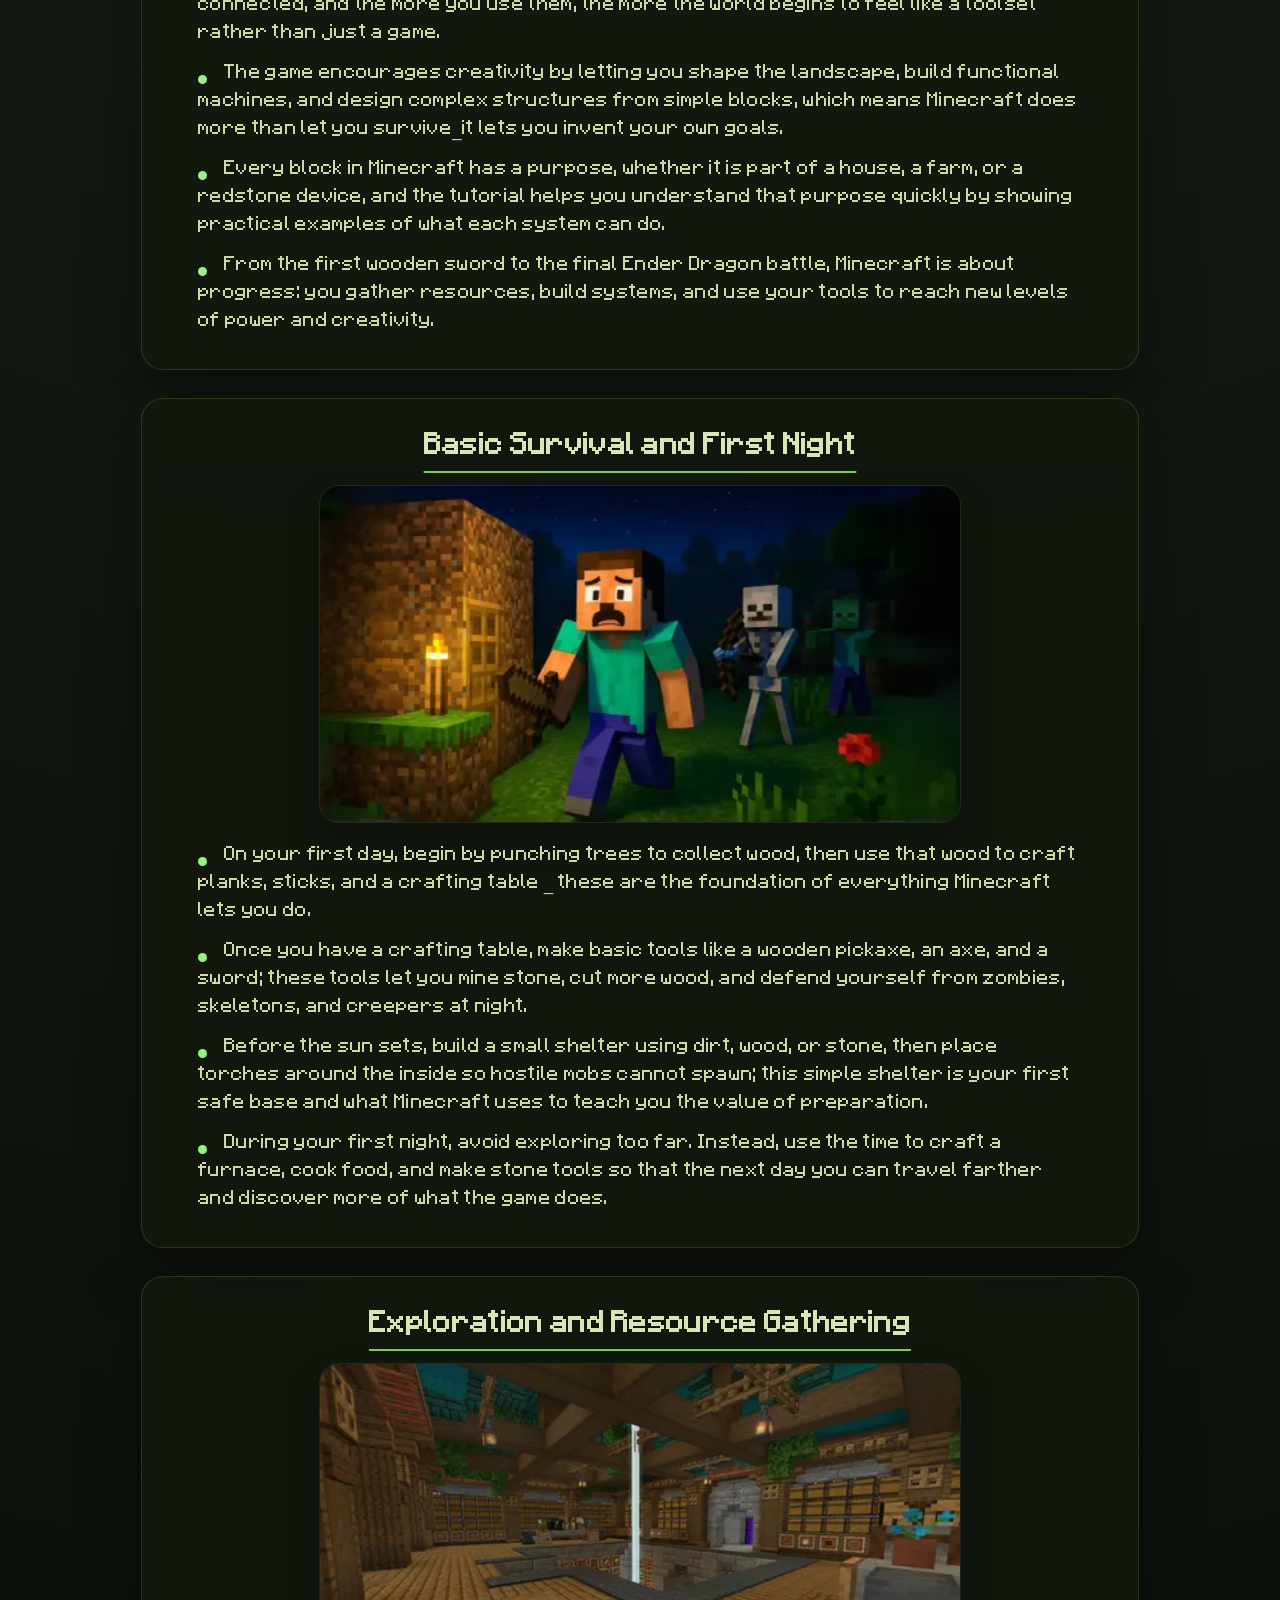
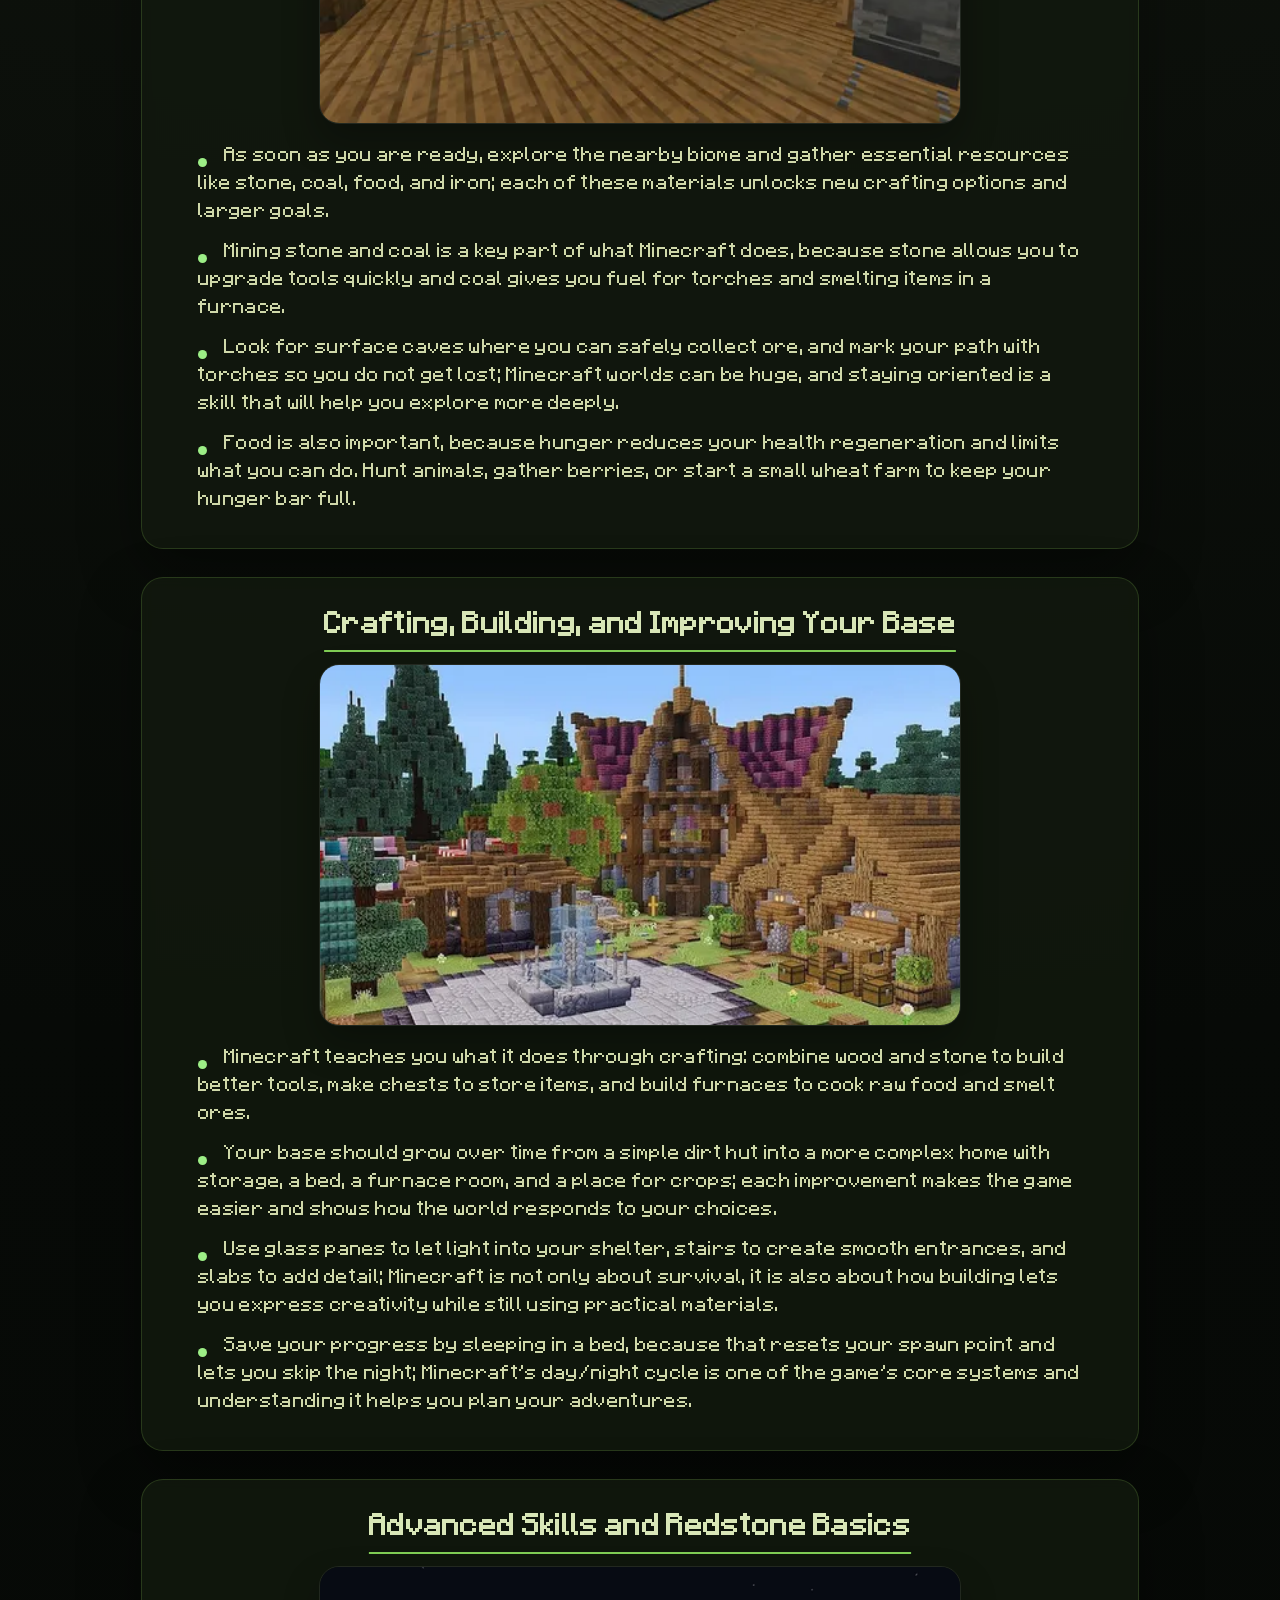
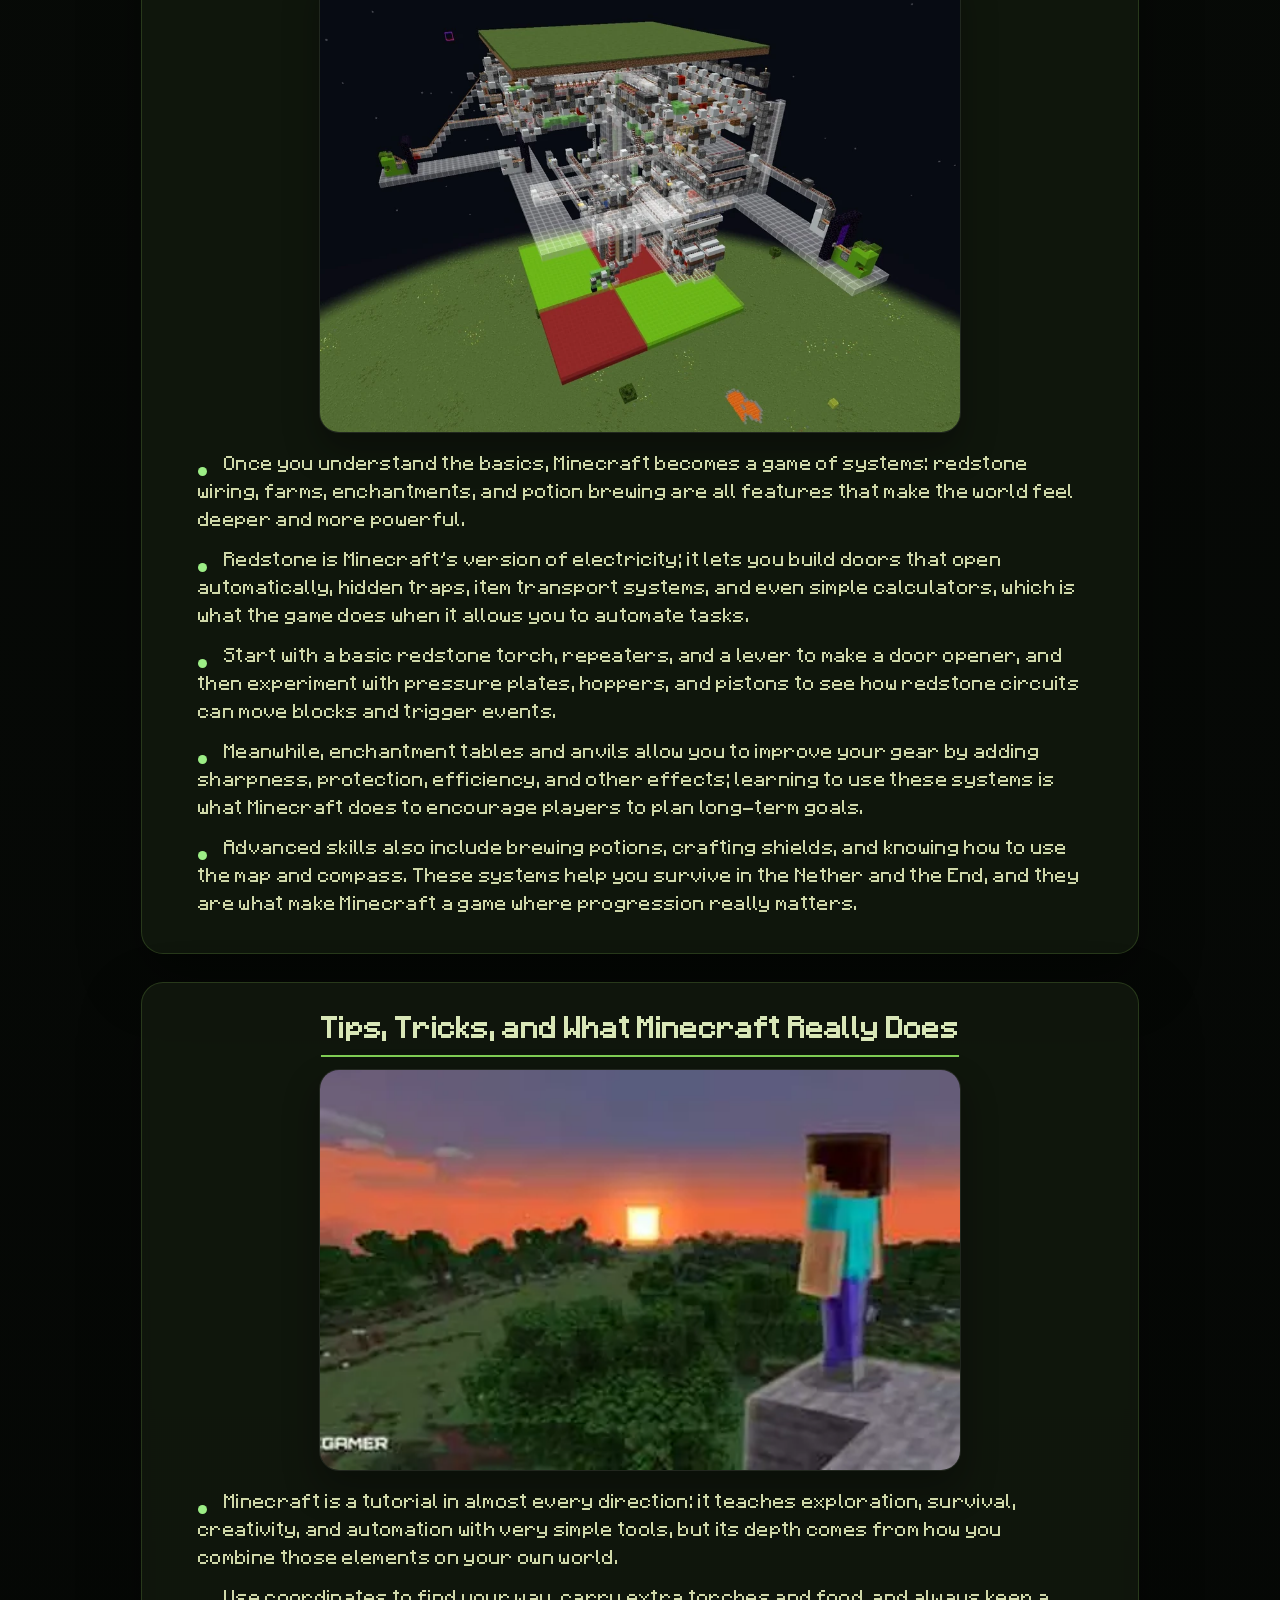
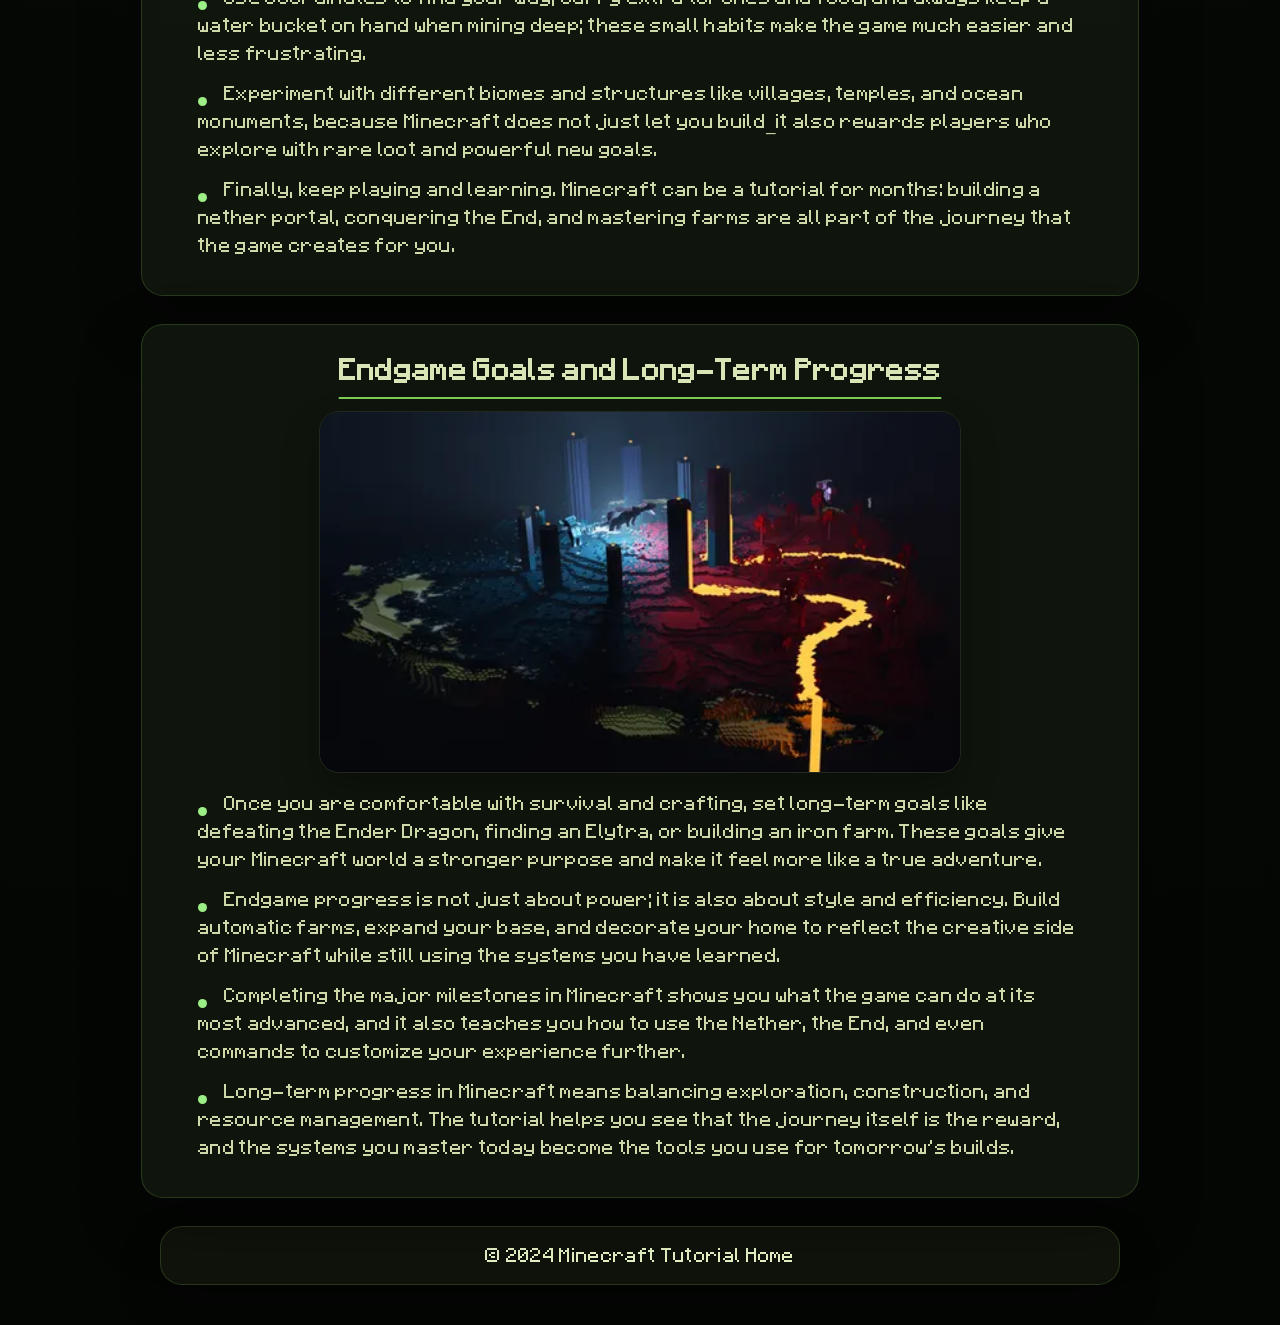
<file: home.html>
<!DOCTYPE html>
<html lang="en">
<head>
    <link rel="stylesheet" href="style.css">
    <meta charset="UTF-8">
    <meta name="viewport" content="width=device-width, initial-scale=1.0">
    <title>Minecraft Tutorial Home</title>
</head>
<body class="page-loading">
    <header>
        <a href="index.html" class="back-button">&#8592;</a>
        <h1><u>Minecraft Tutorial Home</u></h1>
    </header>

    <nav id="topic-nav">
        <a href="#getting-started">Getting Started</a>
        <a href="#what-minecraft-does">What Minecraft Does</a>
        <a href="#survival-basics">Basic Survival</a>
        <a href="#exploration">Exploration</a>
        <a href="#crafting-building">Crafting</a>
        <a href="#advanced-skills">Advanced Skills</a>
        <a href="#tips-and-tricks">Tips & Tricks</a>
        <a href="#endgame-goals">Endgame</a>
    </nav>

    <section id="getting-started">
        <h2>Getting Started in Minecraft</h2>
        <img src="pic/Getting Started in Minecraft.jpg" alt="Getting Started in Minecraft" />
        <p>Minecraft is a sandbox game that lets you explore, craft, and build in a world made of blocks; your goal can be anything from surviving your first night to creating a castle, a farm, or a redstone machine.</p>
        <p>The game begins in a randomly generated Overworld filled with forests, mountains, caves, and oceans, and your first task is to learn what Minecraft does and how to use the tools it gives you.</p>
        <p>In this tutorial, you will learn how to gather resources, make the first crafting table, build a shelter, and move from a beginner into a confident player who understands the most important systems of the game.</p>
        <p>Minecraft does not hold your hand, so the best way to learn is by doing: mine wood, fight mobs, and experiment with crafting recipes until the world starts to feel familiar.</p>
    </section>

    <section id="what-minecraft-does">
        <h2>What Minecraft Does and Why It Works</h2>
        <img src="pic/What Minecraft Does and Why It Works.jpg" alt="What Minecraft Does and Why It Works" class="section-image" />
        <p>Minecraft teaches players through its systems: building, farming, and crafting are all connected, and the more you use them, the more the world begins to feel like a toolset rather than just a game.</p>
        <p>The game encourages creativity by letting you shape the landscape, build functional machines, and design complex structures from simple blocks, which means Minecraft does more than let you survive—it lets you invent your own goals.</p>
        <p>Every block in Minecraft has a purpose, whether it is part of a house, a farm, or a redstone device, and the tutorial helps you understand that purpose quickly by showing practical examples of what each system can do.</p>
        <p>From the first wooden sword to the final Ender Dragon battle, Minecraft is about progress: you gather resources, build systems, and use your tools to reach new levels of power and creativity.</p>
    </section>

    <section id="survival-basics">
        <h2>Basic Survival and First Night</h2>
        <img src="pic/Basic Survival and First Night.jpg" alt="Basic Survival and First Night" class="section-image" />
        <p>On your first day, begin by punching trees to collect wood, then use that wood to craft planks, sticks, and a crafting table — these are the foundation of everything Minecraft lets you do.</p>
        <p>Once you have a crafting table, make basic tools like a wooden pickaxe, an axe, and a sword; these tools let you mine stone, cut more wood, and defend yourself from zombies, skeletons, and creepers at night.</p>
        <p>Before the sun sets, build a small shelter using dirt, wood, or stone, then place torches around the inside so hostile mobs cannot spawn; this simple shelter is your first safe base and what Minecraft uses to teach you the value of preparation.</p>
        <p>During your first night, avoid exploring too far. Instead, use the time to craft a furnace, cook food, and make stone tools so that the next day you can travel farther and discover more of what the game does.</p>
    </section>

    <section id="exploration">
        <h2>Exploration and Resource Gathering</h2>
        <img src="pic/Exploration and Resource Gathering.jpg" alt="Exploration and Resource Gathering" class="section-image" />
        <p>As soon as you are ready, explore the nearby biome and gather essential resources like stone, coal, food, and iron; each of these materials unlocks new crafting options and larger goals.</p>
        <p>Mining stone and coal is a key part of what Minecraft does, because stone allows you to upgrade tools quickly and coal gives you fuel for torches and smelting items in a furnace.</p>
        <p>Look for surface caves where you can safely collect ore, and mark your path with torches so you do not get lost; Minecraft worlds can be huge, and staying oriented is a skill that will help you explore more deeply.</p>
        <p>Food is also important, because hunger reduces your health regeneration and limits what you can do. Hunt animals, gather berries, or start a small wheat farm to keep your hunger bar full.</p>
    </section>

    <section id="crafting-building">
        <h2>Crafting, Building, and Improving Your Base</h2>
        <img src="pic/Crafting, Building, and Improving Your Base.jpg" alt="Crafting, Building, and Improving Your Base" class="section-image" />
        <p>Minecraft teaches you what it does through crafting: combine wood and stone to build better tools, make chests to store items, and build furnaces to cook raw food and smelt ores.</p>
        <p>Your base should grow over time from a simple dirt hut into a more complex home with storage, a bed, a furnace room, and a place for crops; each improvement makes the game easier and shows how the world responds to your choices.</p>
        <p>Use glass panes to let light into your shelter, stairs to create smooth entrances, and slabs to add detail; Minecraft is not only about survival, it is also about how building lets you express creativity while still using practical materials.</p>
        <p>Save your progress by sleeping in a bed, because that resets your spawn point and lets you skip the night; Minecraft’s day/night cycle is one of the game’s core systems and understanding it helps you plan your adventures.</p>
    </section>

    <section id="advanced-skills">
        <h2>Advanced Skills and Redstone Basics</h2>
        <img src="pic/Advanced Skills and Redstone Basics.jpg" alt="Advanced Skills and Redstone Basics" class="section-image" />
        <p>Once you understand the basics, Minecraft becomes a game of systems: redstone wiring, farms, enchantments, and potion brewing are all features that make the world feel deeper and more powerful.</p>
        <p>Redstone is Minecraft’s version of electricity; it lets you build doors that open automatically, hidden traps, item transport systems, and even simple calculators, which is what the game does when it allows you to automate tasks.</p>
        <p>Start with a basic redstone torch, repeaters, and a lever to make a door opener, and then experiment with pressure plates, hoppers, and pistons to see how redstone circuits can move blocks and trigger events.</p>
        <p>Meanwhile, enchantment tables and anvils allow you to improve your gear by adding sharpness, protection, efficiency, and other effects; learning to use these systems is what Minecraft does to encourage players to plan long-term goals.</p>
        <p>Advanced skills also include brewing potions, crafting shields, and knowing how to use the map and compass. These systems help you survive in the Nether and the End, and they are what make Minecraft a game where progression really matters.</p>
    </section>

    <section id="tips-and-tricks">
        <h2>Tips, Tricks, and What Minecraft Really Does</h2>
        <img src="pic/Tips, Tricks, and What Minecraft Really Does.jpg" alt="Tips, Tricks, and What Minecraft Really Does" class="section-image" />
        <p>Minecraft is a tutorial in almost every direction: it teaches exploration, survival, creativity, and automation with very simple tools, but its depth comes from how you combine those elements on your own world.</p>
        <p>Use coordinates to find your way, carry extra torches and food, and always keep a water bucket on hand when mining deep; these small habits make the game much easier and less frustrating.</p>
        <p>Experiment with different biomes and structures like villages, temples, and ocean monuments, because Minecraft does not just let you build—it also rewards players who explore with rare loot and powerful new goals.</p>
        <p>Finally, keep playing and learning. Minecraft can be a tutorial for months: building a nether portal, conquering the End, and mastering farms are all part of the journey that the game creates for you.</p>
    </section>

    <section id="endgame-goals">
        <h2>Endgame Goals and Long-Term Progress</h2>
        <img src="pic/Endgame Goals and Long-Term Progress.jpg" alt="Endgame Goals and Long-Term Progress" class="section-image" />
        <p>Once you are comfortable with survival and crafting, set long-term goals like defeating the Ender Dragon, finding an Elytra, or building an iron farm. These goals give your Minecraft world a stronger purpose and make it feel more like a true adventure.</p>
        <p>Endgame progress is not just about power; it is also about style and efficiency. Build automatic farms, expand your base, and decorate your home to reflect the creative side of Minecraft while still using the systems you have learned.</p>
        <p>Completing the major milestones in Minecraft shows you what the game can do at its most advanced, and it also teaches you how to use the Nether, the End, and even commands to customize your experience further.</p>
        <p>Long-term progress in Minecraft means balancing exploration, construction, and resource management. The tutorial helps you see that the journey itself is the reward, and the systems you master today become the tools you use for tomorrow’s builds.</p>
    </section>

    <footer>
        &copy; 2024 Minecraft Tutorial Home
    </footer>

    <script>
        document.addEventListener('DOMContentLoaded', () => {
            document.body.classList.remove('page-loading');
            const currentPage = window.location.pathname.split('/').pop() || 'index.html';
            const pageLinks = document.querySelectorAll('a[href$=".html"]');
            const topicLinks = document.querySelectorAll('#topic-nav a');

            function setActiveLink(hash) {
                topicLinks.forEach(link => {
                    link.classList.toggle('active', link.getAttribute('href') === hash);
                });
            }

            topicLinks.forEach(link => {
                const href = link.getAttribute('href');
                link.addEventListener('click', event => {
                    event.preventDefault();
                    const section = document.querySelector(href);
                    if (section) {
                        section.scrollIntoView({ behavior: 'smooth' });
                        history.replaceState(null, '', href);
                        setActiveLink(href);
                    }
                });
            });

            pageLinks.forEach(link => {
                const href = link.getAttribute('href');
                if (href.endsWith('.html') && href !== currentPage) {
                    link.addEventListener('click', event => {
                        event.preventDefault();
                        document.body.classList.add('fade-out');
                        setTimeout(() => window.location.href = href, 300);
                    });
                }
            });

            setActiveLink(window.location.hash || '#getting-started');
        });
    </script>
</body>
</html>
</file>
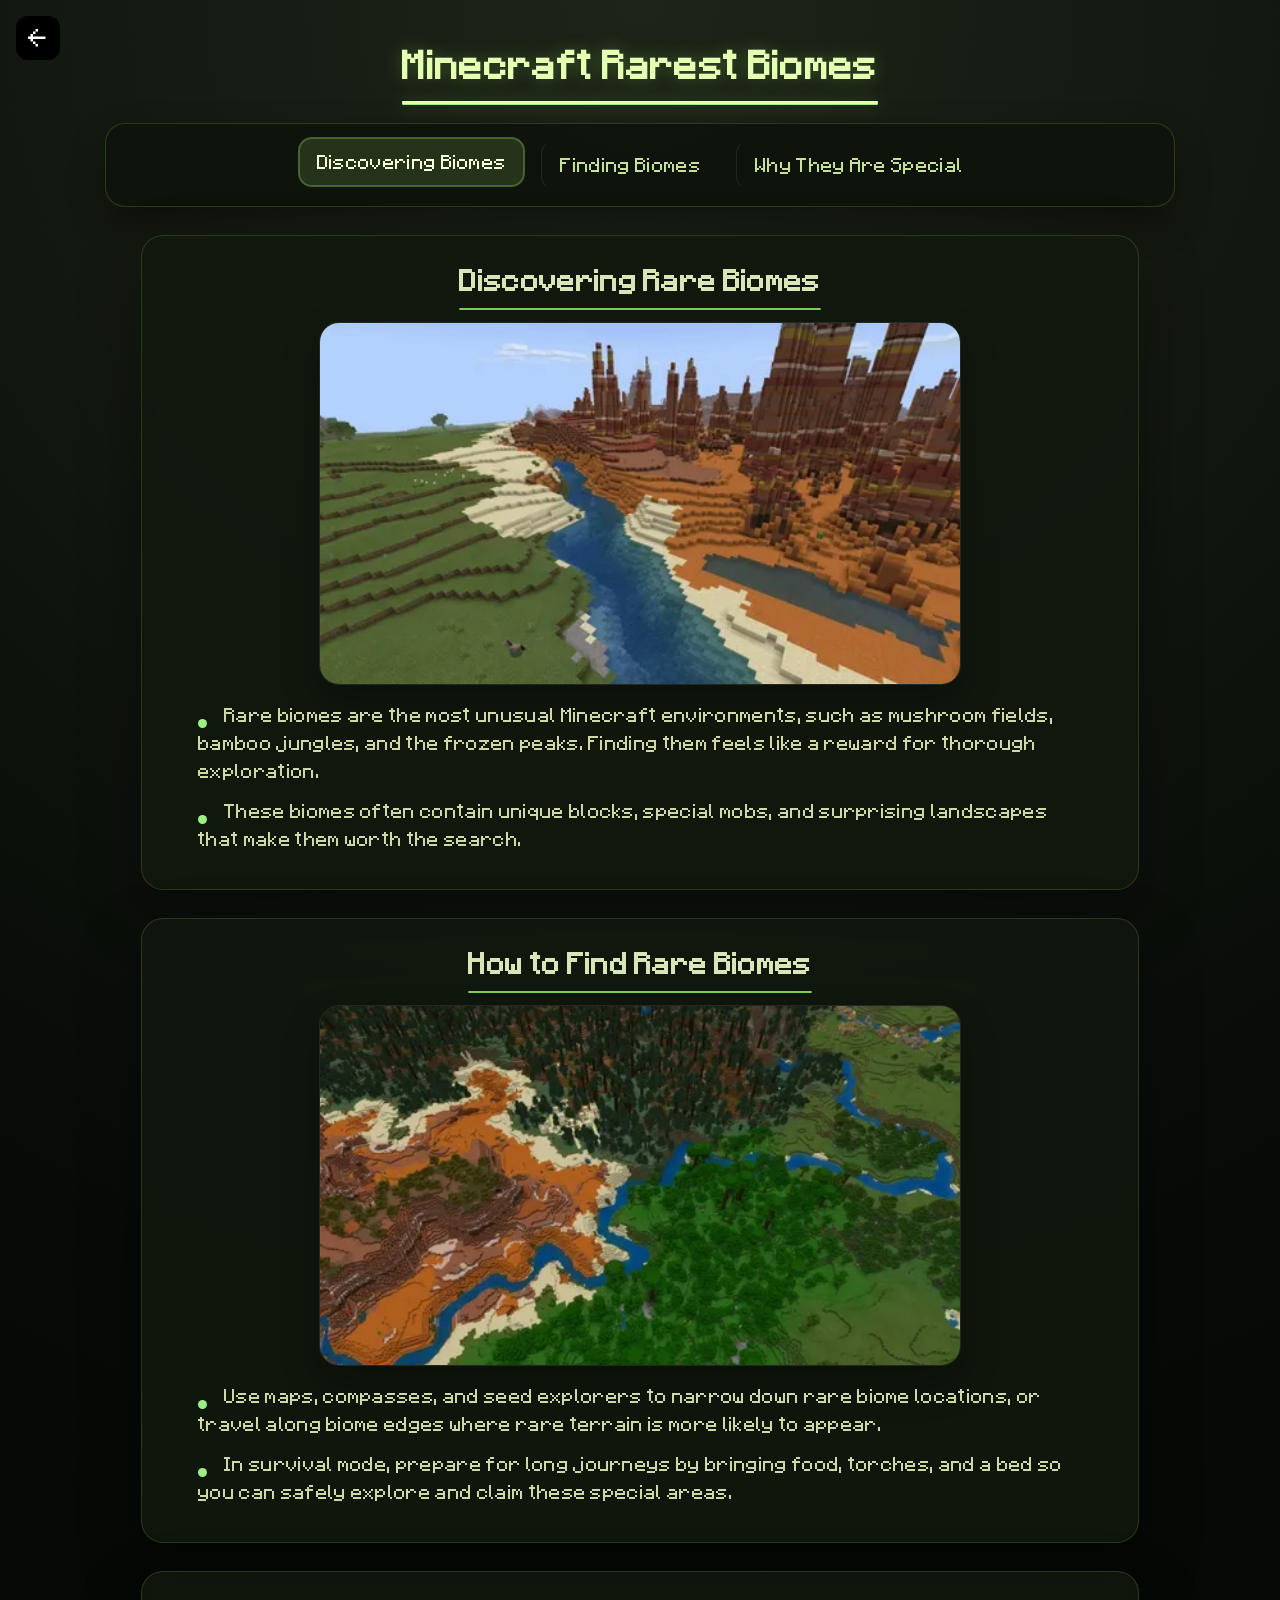
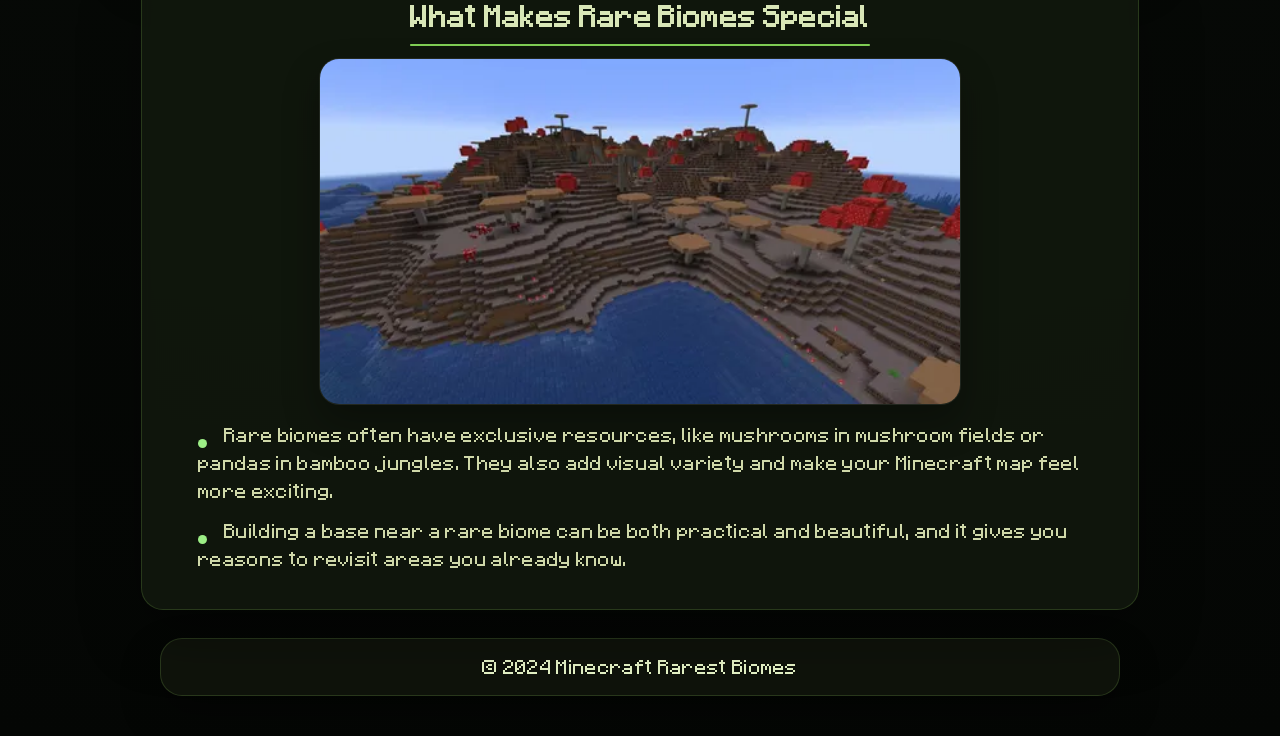
<file: rarest-biomes.html>
<!DOCTYPE html>
<html lang="en">
<head>
    <link rel="stylesheet" href="style.css">
    <meta charset="UTF-8">
    <meta name="viewport" content="width=device-width, initial-scale=1.0">
    <title>Minecraft Rarest Biomes</title>
</head>
<body class="page-loading">
    <header>
        <a href="index.html" class="back-button">&#8592;</a>
        <h1><u>Minecraft Rarest Biomes</u></h1>
    </header>

    <nav id="topic-nav">
        <a href="#discovering-rare-biomes">Discovering Biomes</a>
        <a href="#finding-rare-biomes">Finding Biomes</a>
        <a href="#rare-biomes-special">Why They Are Special</a>
    </nav>

    <section id="discovering-rare-biomes">
        <h2>Discovering Rare Biomes</h2>
        <img src="pic/Discovering Rare Biomes.jpg" alt="Discovering Rare Biomes" class="section-image" />
        <p>Rare biomes are the most unusual Minecraft environments, such as mushroom fields, bamboo jungles, and the frozen peaks. Finding them feels like a reward for thorough exploration.</p>
        <p>These biomes often contain unique blocks, special mobs, and surprising landscapes that make them worth the search.</p>
    </section>

    <section id="finding-rare-biomes">
        <h2>How to Find Rare Biomes</h2>
        <img src="pic/How to Find Rare Biomes.jpg" alt="How to Find Rare Biomes" class="section-image" />
        <p>Use maps, compasses, and seed explorers to narrow down rare biome locations, or travel along biome edges where rare terrain is more likely to appear.</p>
        <p>In survival mode, prepare for long journeys by bringing food, torches, and a bed so you can safely explore and claim these special areas.</p>
    </section>

    <section id="rare-biomes-special">
        <h2>What Makes Rare Biomes Special</h2>
        <img src="pic/What Makes Rare Biomes Special.jpg" alt="What Makes Rare Biomes Special" class="section-image" />
        <p>Rare biomes often have exclusive resources, like mushrooms in mushroom fields or pandas in bamboo jungles. They also add visual variety and make your Minecraft map feel more exciting.</p>
        <p>Building a base near a rare biome can be both practical and beautiful, and it gives you reasons to revisit areas you already know.</p>
    </section>

    <footer>
        &copy; 2024 Minecraft Rarest Biomes
    </footer>

    <script>
        document.addEventListener('DOMContentLoaded', () => {
            document.body.classList.remove('page-loading');
            const currentPage = window.location.pathname.split('/').pop() || 'index.html';
            const pageLinks = document.querySelectorAll('a[href$=".html"]');
            const topicLinks = document.querySelectorAll('#topic-nav a');

            function setActiveLink(hash) {
                topicLinks.forEach(link => {
                    link.classList.toggle('active', link.getAttribute('href') === hash);
                });
            }

            topicLinks.forEach(link => {
                link.addEventListener('click', event => {
                    event.preventDefault();
                    const section = document.querySelector(link.getAttribute('href'));
                    if (section) {
                        section.scrollIntoView({ behavior: 'smooth' });
                        history.replaceState(null, '', link.getAttribute('href'));
                        setActiveLink(link.getAttribute('href'));
                    }
                });
            });

            pageLinks.forEach(link => {
                if (link.getAttribute('href').endsWith('.html') && link.getAttribute('href') !== currentPage) {
                    link.addEventListener('click', event => {
                        event.preventDefault();
                        document.body.classList.add('fade-out');
                        setTimeout(() => window.location.href = link.getAttribute('href'), 300);
                    });
                }
            });

            setActiveLink(window.location.hash || '#discovering-rare-biomes');
        });
    </script>
</body>
</html>
</file>
<file: style.css>
html {
    scroll-behavior: smooth;
}
@font-face {
    font-family: 'Minecraftia';
    src: url('font/Minecraftia-Regular.ttf') format('truetype');
    font-weight: normal;
    font-style: normal;
    font-display: swap;
}


body {
    font-family: 'Minecraftia', 'Press Start 2P', monospace;
    background: radial-gradient(circle at top, #1d2418 0%, #070a07 55%, #040604 100%);
    color: #d8e6b7;
    min-height: 100vh;
    margin: 0;
    padding: 0;
    line-height: 1.75;
    letter-spacing: 0.02em;
    opacity: 1;
    transition: opacity 0.3s ease, background 0.5s ease;
}
body::before {
    content: '';
    position: fixed;
    inset: 0;
    pointer-events: none;
    background-image: radial-gradient(circle, rgba(255,255,255,0.08) 1px, transparent 1px);
    background-size: 30px 30px;
    opacity: 0.12;
}
body.page-loading {
    opacity: 0;
}
body.fade-out {
    opacity: 0;
}
header {
    position: relative;
    display: flex;
    align-items: center;
    justify-content: center;
    gap: 12px;
    flex-wrap: wrap;
    padding: 1rem 0 0.5rem;
    max-width: 960px;
    margin: 0 auto;
}
.back-button {
    position: fixed;
    left: 1rem;
    top: 1rem;
    z-index: 999;
    display: inline-flex;
    align-items: center;
    justify-content: center;
    width: 44px;
    height: 44px;
    background-color: #000;
    color: #fff;
    text-decoration: none;
    border-radius: 12px;
    font-size: 1.25rem;
    transition: background-color 0.2s ease;
}
.back-button:hover {
    background-color: #111;
}
#topic-nav {
    display: flex;
    justify-content: center;
    flex-wrap: wrap;
    gap: 16px;
    background-color: rgba(14, 20, 12, 0.93);
    border-radius: 20px;
    padding: 16px 24px;
    margin: 0 auto 1.5rem;
    max-width: 1020px;
    box-shadow: 0 16px 36px rgba(0, 0, 0, 0.32);
    border: 1px solid rgba(152, 227, 97, 0.2);
}
#topic-nav a {
    text-decoration: none;
    color: #c7e198;
    padding: 10px 18px;
    border-radius: 14px;
    transition: transform 0.25s ease, background-color 0.25s ease, color 0.25s ease, border 0.25s ease;
    border: 1px solid transparent;
}
#topic-nav a:hover,
#topic-nav a.active {
    transform: translateY(-3px);
    background-color: rgba(160, 219, 108, 0.16);
    border-color: rgba(160, 219, 108, 0.28);
    color: #f8ffd9;
}
#topic-nav a.active {
    box-shadow: inset 0 0 0 1px rgba(160, 219, 108, 0.3);
}
#topic-nav a + a {
    border-left: 1px solid rgba(255, 255, 255, 0.08);
}
#topic-nav a:focus {
    outline: none;
    box-shadow: 0 0 0 3px rgba(255, 255, 255, 0.15);
}
h1 {
    text-align: center;
    text-decoration: underline;
    text-decoration-color: #9cee86;
    text-decoration-thickness: 4px;
    color: #e5ffb3;
    text-shadow: 0 0 18px rgba(154, 239, 97, 0.3);
}
h2 {
    text-align: center;
    text-decoration: underline;
    text-decoration-color: rgba(156, 250, 103, 0.8);
    color: #d8e6b7;
    margin-top: 0;
}
img {
    display: block;
    margin: 1rem auto;
    max-width: 100%;
    height: auto;
    border: 1px solid rgba(255,255,255,0.08);
    border-radius: 16px;
    box-shadow: 0 15px 34px rgba(0,0,0,0.3);
}
.section-image {
    max-width: 640px;
    width: 100%;
    border-radius: 20px;
    box-shadow: 0 18px 36px rgba(0, 0, 0, 0.28);
}
p {
    display: list-item;
    list-style-type: disc;
    list-style-position: inside;
    margin: 0.75rem 1.75rem;
    color: #cfd8a9;
}
p::marker {
    color: #9cee86;
}
section {
    background: rgba(18, 24, 14, 0.88);
    border: 1px solid rgba(153, 221, 97, 0.18);
    border-radius: 22px;
    margin: 1.75rem auto;
    padding: 1.5rem 1.75rem;
    max-width: 940px;
    box-shadow: 0 24px 60px rgba(0, 0, 0, 0.35);
    backdrop-filter: blur(6px);
    transition: transform 0.3s ease, box-shadow 0.3s ease;
}
section:hover {
    transform: translateY(-4px);
    box-shadow: 0 28px 70px rgba(0, 0, 0, 0.42);
}
section:target {
    border-color: rgba(255, 255, 255, 0.45);
    box-shadow: 0 14px 28px rgba(0, 0, 0, 0.22);
}
#nav {
    display: flex;
    justify-content: center;
    flex-wrap: wrap;
    gap: 16px;
    background-color: rgba(17, 22, 14, 0.95);
    border-radius: 20px;
    padding: 16px 18px;
    margin: 0 auto 1.5rem;
    max-width: 1040px;
    box-shadow: 0 18px 36px rgba(0, 0, 0, 0.38);
    border: 1px solid rgba(160, 219, 108, 0.18);
}
#nav a {
    text-decoration: none;
    color: #d8e6b7;
    padding: 10px 16px;
    border-radius: 14px;
    transition: transform 0.25s ease, background-color 0.25s ease, color 0.25s ease;
    border: 1px solid transparent;
}
#nav a:hover,
#nav a.active {
    transform: translateY(-3px);
    background-color: rgba(160, 219, 108, 0.18);
    color: #fff;
}
#nav a.active {
    box-shadow: inset 0 0 0 1px rgba(160, 219, 108, 0.24);
}
#nav a + a {
    border-left: 1px solid rgba(255, 255, 255, 0.08);
}
#nav a:focus {
    outline: none;
    box-shadow: 0 0 0 3px rgba(255, 255, 255, 0.15);
}

/* Credits box */
.credits-container {
    display: flex;
    justify-content: center;
    margin: 1rem 0 0.5rem;
}
.credits-box {
    background: rgba(0,0,0,0.65);
    color: #fff;
    padding: 0.5rem 1rem;
    border-radius: 12px;
    max-width: 920px;
    width: calc(100% - 2rem);
    box-shadow: 0 8px 20px rgba(0,0,0,0.25);
    text-align: center;
}
.credits-text { 
    font-weight: 600;
}

/* Footer boxed style */
footer {
    background-color: rgba(16, 20, 12, 0.96);
    border: 1px solid rgba(160, 219, 108, 0.18);
    border-radius: 22px;
    padding: 0.9rem 1.2rem;
    max-width: 920px;
    margin: 1.25rem auto 2.5rem;
    text-align: center;
    box-shadow: 0 18px 38px rgba(0,0,0,0.36);
    color: #e8f6c8;
}
/* Full screen loading overlay */
#loader-container {
  position: fixed;
  top: 0;
  left: 0;
  width: 100vw;
  height: 100vh;
  background-color: #111;
  display: flex;
  flex-direction: column;
  justify-content: center;
  align-items: center;
  z-index: 9999;
  transition: opacity 0.5s ease, visibility 0.5s ease;
}

#loader-container.fade-out {
  opacity: 0;
  visibility: hidden;
  pointer-events: none;
}

/* The Dirt Block */
.minecraft-block {
  width: 120px;
  height: 120px;
  position: relative;
  background: linear-gradient(180deg, #a17c52 0%, #7c5e3f 100%);
  border: 4px solid #5c3e26;
  border-top-color: #cab38b;
  border-radius: 8px;
  box-shadow: 0 12px 0 #5c3e26;
  overflow: hidden;
}

.minecraft-block::before {
  content: '';
  position: absolute;
  top: -18px;
  left: 0;
  width: 100%;
  height: 30px;
  background: linear-gradient(180deg, #ceb280 0%, #a17c52 100%);
  transform: skewX(-45deg);
  transform-origin: top left;
}

.minecraft-block::after {
  content: '';
  position: absolute;
  top: 16px;
  left: 0;
  width: 100%;
  height: 100%;
  background-image: linear-gradient(45deg, rgba(0,0,0,0.08) 25%, transparent 25%, transparent 50%, rgba(0,0,0,0.08) 50%, rgba(0,0,0,0.08) 75%, transparent 75%, transparent);
  background-size: 16px 16px;
}

/* The Breaking Cracks Overlay */
.breaking-cracks {
  width: 100%;
  height: 100%;
  position: absolute;
  top: 0;
  left: 0;
  background: radial-gradient(circle at 30% 30%, rgba(255,255,255,0.25) 0%, transparent 35%),
              radial-gradient(circle at 70% 40%, rgba(255,255,255,0.18) 0%, transparent 30%),
              repeating-linear-gradient(135deg, transparent 0 12px, rgba(0,0,0,0.35) 12px 14px, transparent 14px 20px);
  opacity: 0;
  animation: breakBlock 1.2s ease-in-out infinite alternate;
}

/* Text styling */
.loading-text {
  color: #d8ff8d;
  font-family: 'Minecraftia', 'Courier New', monospace;
  font-weight: bold;
  margin-top: 20px;
  text-shadow: 2px 2px 0px rgba(43, 106, 19, 0.7);
}

@keyframes breakBlock {
  0% { opacity: 0.35; transform: scale(1); }
  100% { opacity: 1; transform: scale(1.03); }
}

/* Hide the loader when the server is ready */
.fade-out {
  opacity: 0;
  pointer-events: none;
}
</file>
